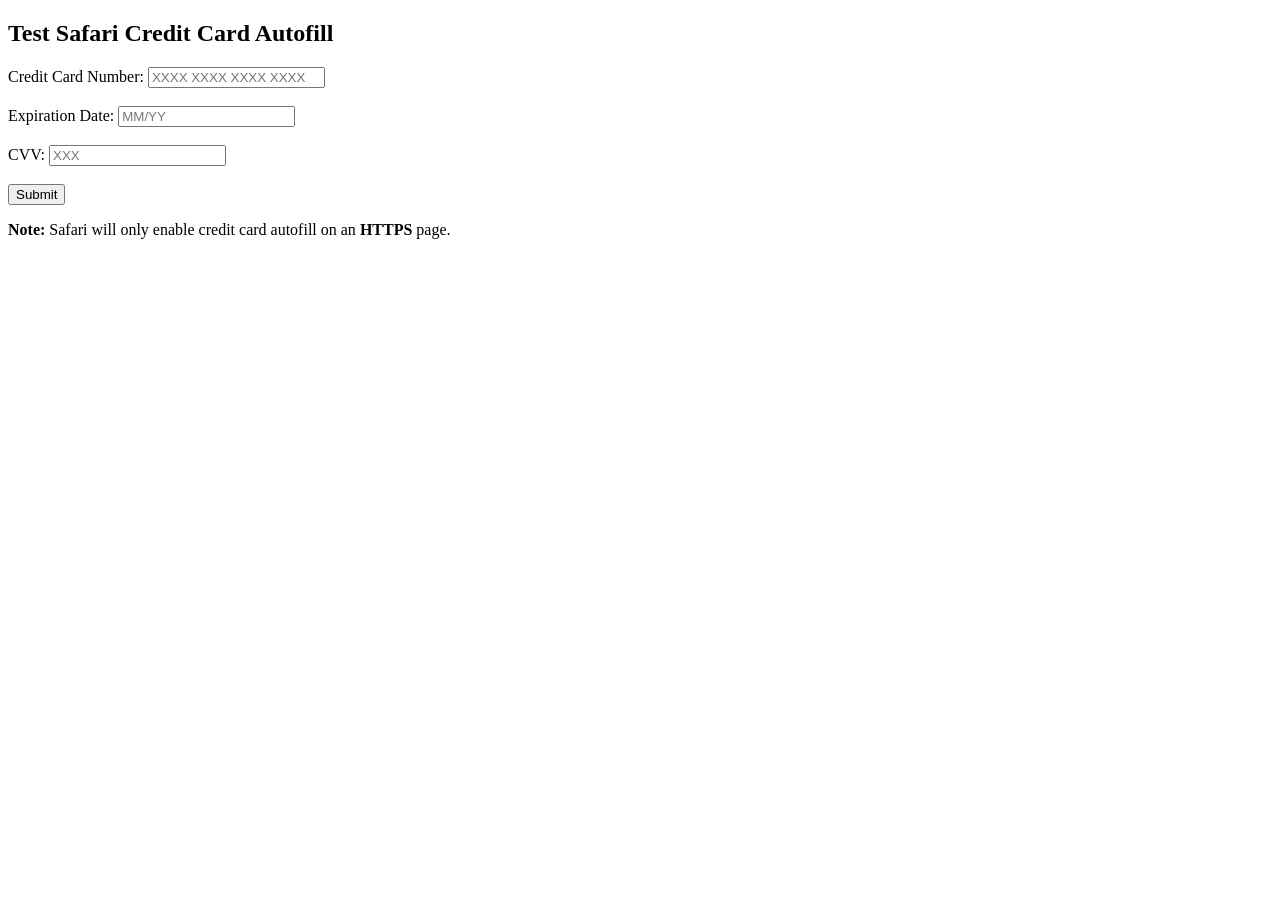
<file: index.html>
<!DOCTYPE html>
<html lang="en">
<head>
    <meta charset="UTF-8">
    <meta name="viewport" content="width=device-width, initial-scale=1.0">
    <title>Safari Credit Card Autofill Test</title>
</head>
<body>
    <h2>Test Safari Credit Card Autofill</h2>
    <form action="#" method="post">
        <label for="cc-number">Credit Card Number:</label>
        <input type="text" id="cc-number" name="cc-number" autocomplete="cc-number" placeholder="XXXX XXXX XXXX XXXX" required>
        <input type="text" id="af-cc-exp" name="af-cc-exp" autocomplete="cc-exp" placeholder="MM/YY" style="display: none;">
        <input type="text" id="af-cc-csc" name="af-cc-csc" autocomplete="cc-csc" placeholder="XXX" style="display: none;">
        <br><br>
        
        <label for="cc-exp">Expiration Date:</label>
        <input type="text" id="cc-exp" name="cc-exp" autocomplete="cc-exp" placeholder="MM/YY" required>
        <br><br>
        
        <label for="cc-csc">CVV:</label>
        <input type="text" id="cc-csc" name="cc-csc" autocomplete="cc-csc" placeholder="XXX" required>
        <br><br>
        
        <button type="submit">Submit</button>
    </form>

    <p><strong>Note:</strong> Safari will only enable credit card autofill on an <strong>HTTPS</strong> page.</p>
</body>
</html>
</file>
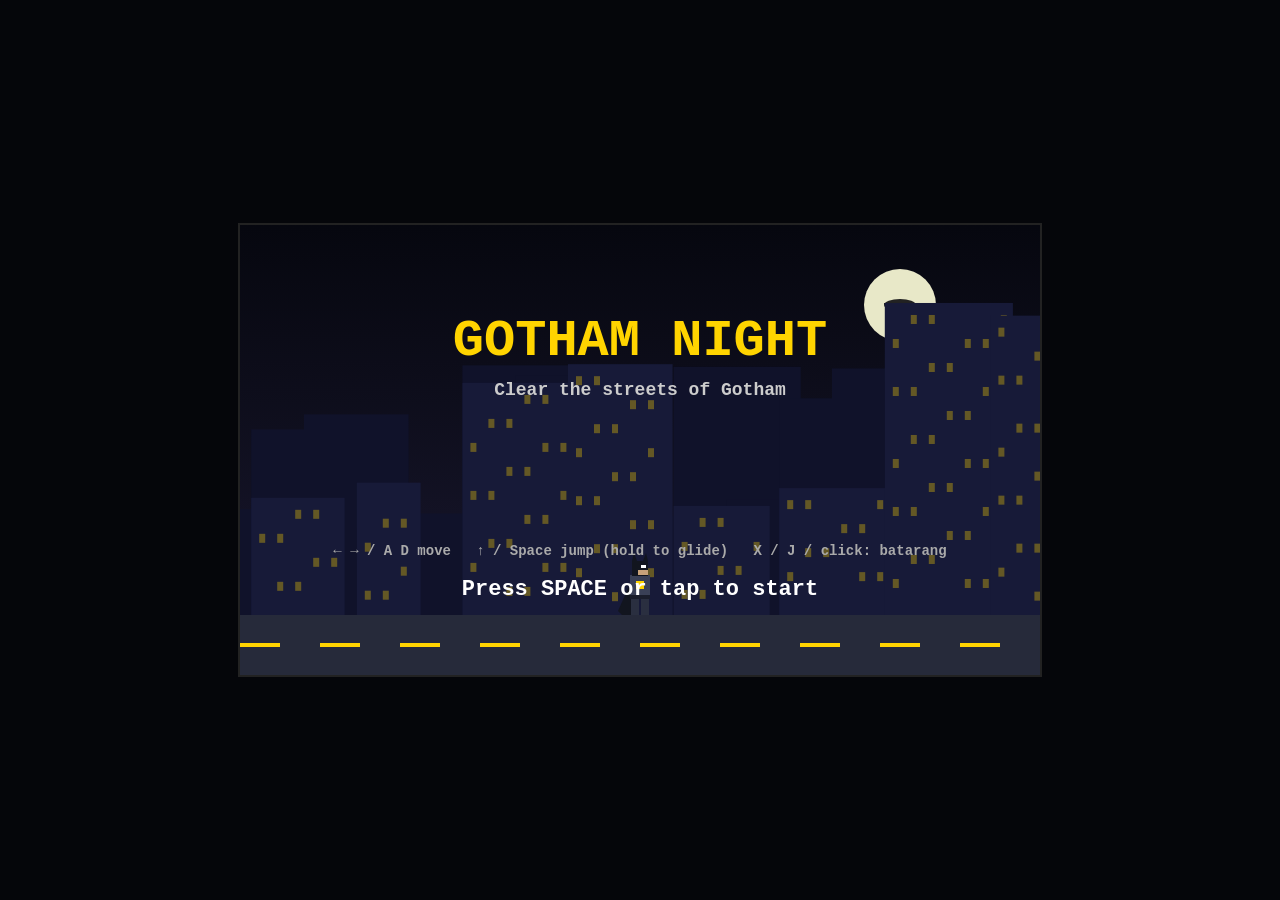
<file: batman/index.html>
<!DOCTYPE html>
<html lang="en">
<head>
<meta charset="UTF-8">
<meta name="viewport" content="width=device-width, initial-scale=1.0, user-scalable=no">
<title>Gotham Night — Batman Game</title>
<style>
  html,body{margin:0;height:100%;background:#05060a;color:#ffd400;font-family:"Courier New",monospace;overflow:hidden;touch-action:none}
  #wrap{position:relative;width:100%;height:100%;display:flex;align-items:center;justify-content:center}
  canvas{background:#0b0e1a;max-width:100%;max-height:100%;image-rendering:pixelated;border:2px solid #222}
  #touch{position:absolute;bottom:10px;left:0;right:0;display:none;justify-content:space-between;padding:0 14px;pointer-events:none}
  #touch div{pointer-events:auto}
  .btn{display:inline-block;width:64px;height:64px;line-height:64px;text-align:center;font-size:22px;background:rgba(255,212,0,.25);border:2px solid #ffd400;border-radius:50%;margin:0 4px;user-select:none}
  @media (pointer:coarse){#touch{display:flex}}
</style>
</head>
<body>
<div id="wrap">
  <canvas id="c" width="800" height="450"></canvas>
  <div id="touch">
    <div><span class="btn" id="bL">◀</span><span class="btn" id="bR">▶</span></div>
    <div><span class="btn" id="bT">✦</span><span class="btn" id="bJ">▲</span></div>
  </div>
</div>
<script>
const cv = document.getElementById('c'), ctx = cv.getContext('2d');
const W = cv.width, H = cv.height, GROUND = H - 60, GRAV = 0.7;
const keys = {};
let state = 'title', best = +localStorage.batBest || 0;

addEventListener('keydown', e => {
  keys[e.code] = true;
  if (['Space','ArrowUp','ArrowDown','ArrowLeft','ArrowRight'].includes(e.code)) e.preventDefault();
  if ((e.code === 'Enter' || e.code === 'Space') && state !== 'play') start();
  if (e.code === 'KeyX' || e.code === 'KeyJ') throwBatarang();
});
addEventListener('keyup', e => keys[e.code] = false);
function hold(id, code){
  const el = document.getElementById(id);
  const on = e => { e.preventDefault(); keys[code] = true; if (state !== 'play') start(); if (code==='KeyX') throwBatarang(); };
  const off = e => { e.preventDefault(); keys[code] = false; };
  el.addEventListener('touchstart', on); el.addEventListener('touchend', off); el.addEventListener('touchcancel', off);
}
hold('bL','ArrowLeft'); hold('bR','ArrowRight'); hold('bJ','Space'); hold('bT','KeyX');
cv.addEventListener('mousedown', () => { if (state !== 'play') start(); else throwBatarang(); });

let p, enemies, shots, parts, score, tick, camX, buildings, wave, flash;

function makeBuildings(){
  buildings = [];
  for (let i = 0; i < 40; i++){
    const w = 60 + Math.random()*80, h = 100 + Math.random()*220;
    buildings.push({x:i*110, w, h, win:Math.random()});
  }
}

function start(){
  p = {x:120,y:GROUND,vx:0,vy:0,w:26,h:46,face:1,hp:5,cool:0,inv:0,ground:true,glide:false};
  enemies = []; shots = []; parts = []; score = 0; tick = 0; camX = 0; wave = 0; flash = 0;
  makeBuildings();
  state = 'play';
}

function throwBatarang(){
  if (state !== 'play' || p.cool > 0) return;
  p.cool = 14;
  shots.push({x:p.x + p.face*14, y:p.y - 28, vx:p.face*11, life:70, rot:0});
}

function spawn(){
  const side = Math.random() < 0.5 ? -1 : 1;
  const x = camX + (side < 0 ? -40 : W + 40);
  const r = Math.random();
  if (r < 0.6) enemies.push({type:'thug',x,y:GROUND,w:26,h:44,vx:side*-(1+Math.random()*1.2+wave*.08),hp:1,t:0});
  else if (r < 0.88) enemies.push({type:'drone',x,y:120+Math.random()*140,w:34,h:18,vx:side*-(1.5+wave*.1),hp:1,t:Math.random()*6});
  else enemies.push({type:'brute',x,y:GROUND,w:38,h:58,vx:side*-(.8+wave*.05),hp:4,t:0});
}

function burst(x,y,color,n=10){
  for (let i=0;i<n;i++) parts.push({x,y,vx:(Math.random()-.5)*7,vy:(Math.random()-.8)*6,life:25+Math.random()*15,color});
}

function hit(a,b){ return Math.abs(a.x-b.x) < (a.w+b.w)/2 && Math.abs((a.y-a.h/2)-(b.y-b.h/2)) < (a.h+b.h)/2; }

function update(){
  tick++;
  wave = Math.floor(score / 500);
  // player
  const mv = (keys.ArrowRight||keys.KeyD ? 1:0) - (keys.ArrowLeft||keys.KeyA ? 1:0);
  p.vx = mv * 4.2; if (mv) p.face = mv;
  if ((keys.Space||keys.ArrowUp||keys.KeyW) && p.ground){ p.vy = -13.5; p.ground = false; }
  p.glide = !p.ground && p.vy > 0 && (keys.Space||keys.ArrowUp||keys.KeyW);
  p.vy += p.glide ? GRAV*0.25 : GRAV;
  if (p.glide && p.vy > 2.2) p.vy = 2.2;
  p.x += p.vx; p.y += p.vy;
  if (p.y >= GROUND){ p.y = GROUND; p.vy = 0; p.ground = true; }
  if (p.x < 20) p.x = 20;
  camX += (p.x - W/2 - camX) * 0.1;
  if (camX < 0) camX = 0;
  if (p.cool > 0) p.cool--;
  if (p.inv > 0) p.inv--;
  if (keys.KeyX||keys.KeyJ){ if (tick % 12 === 0) throwBatarang(); }

  // spawn
  if (tick % Math.max(25, 80 - wave*6) === 0) spawn();

  // shots
  for (const s of shots){ s.x += s.vx; s.life--; s.rot += .5; }
  shots = shots.filter(s => s.life > 0);

  // enemies
  for (const e of enemies){
    e.t += .1;
    if (e.type === 'drone'){ e.x += e.vx; e.y += Math.sin(e.t)*1.4; }
    else {
      const dir = Math.sign(p.x - e.x);
      e.x += (e.type==='brute' ? 1.1 + wave*.05 : Math.abs(e.vx)) * dir;
    }
    for (const s of shots){
      if (s.life > 0 && hit({x:s.x,y:s.y+4,w:16,h:8}, e)){
        s.life = 0; e.hp--; burst(e.x, e.y-e.h/2, '#ffd400', 6);
        if (e.hp <= 0){ e.dead = true; burst(e.x, e.y-e.h/2, '#f33', 14); score += e.type==='brute'?50:e.type==='drone'?20:10; }
      }
    }
    if (!e.dead && p.inv <= 0 && hit(p, e)){
      p.hp--; p.inv = 90; flash = 8; burst(p.x, p.y-24, '#fff', 12);
      p.vx = 0; p.x += Math.sign(p.x - e.x) * 40; p.vy = -7; p.ground = false;
      if (p.hp <= 0){ state = 'over'; best = Math.max(best, score); localStorage.batBest = best; }
    }
  }
  enemies = enemies.filter(e => !e.dead && Math.abs(e.x - p.x) < 1200);
  shots = shots.filter(s => s.life > 0);

  for (const q of parts){ q.x += q.vx; q.y += q.vy; q.vy += .3; q.life--; }
  parts = parts.filter(q => q.life > 0);
  if (flash > 0) flash--;
  if (tick % 30 === 0) score += 1;
}

function drawBat(x, y, face){
  ctx.save(); ctx.translate(x, y); ctx.scale(face, 1);
  // cape
  ctx.fillStyle = '#12151f';
  ctx.beginPath(); ctx.moveTo(-6,-40); ctx.lineTo(-22 - (p.glide?10:0), p.glide?-30:-4); ctx.lineTo(-18,0); ctx.lineTo(-4,0); ctx.fill();
  if (p.glide){ ctx.beginPath(); ctx.moveTo(-6,-38); ctx.lineTo(-44,-26); ctx.lineTo(-34,-18); ctx.lineTo(-22,-24); ctx.lineTo(-12,-14); ctx.fill(); }
  // legs / body
  ctx.fillStyle = '#2a2f40'; ctx.fillRect(-9,-18,8,18); ctx.fillRect(1,-18,8,18);
  ctx.fillStyle = '#3a4056'; ctx.fillRect(-10,-40,20,24);
  ctx.fillStyle = '#ffd400'; ctx.fillRect(-4,-34,8,8);          // belt emblem
  ctx.fillStyle = '#1a1d2b'; ctx.fillRect(-10,-20,20,4);        // belt
  // head + cowl
  ctx.fillStyle = '#12151f'; ctx.fillRect(-8,-54,16,15);
  ctx.beginPath(); ctx.moveTo(-8,-54); ctx.lineTo(-6,-62); ctx.lineTo(-3,-54); ctx.fill();
  ctx.beginPath(); ctx.moveTo(8,-54); ctx.lineTo(6,-62); ctx.lineTo(3,-54); ctx.fill();
  ctx.fillStyle = '#fff'; ctx.fillRect(1,-50,5,3);              // eye
  ctx.fillStyle = '#c8a27a'; ctx.fillRect(-2,-45,10,5);         // jaw
  ctx.restore();
}

function drawEnemy(e){
  const x = e.x - camX, y = e.y;
  ctx.save(); ctx.translate(x, y);
  if (e.type === 'drone'){
    ctx.fillStyle = '#c33'; ctx.fillRect(-17,-18,34,12);
    ctx.fillStyle = '#ff6'; ctx.fillRect(-4,-15,8,6);
    ctx.fillStyle = '#888'; ctx.fillRect(-22,-22,44,3);
    ctx.fillRect(-22 + (Math.floor(tick/3)%2)*10, -26, 12, 2);
  } else {
    const big = e.type === 'brute', s = big ? 1.4 : 1;
    ctx.scale(s, s);
    ctx.fillStyle = big ? '#5a2a6a' : '#6a3a2a'; ctx.fillRect(-11,-30,22,30);
    ctx.fillStyle = '#222'; ctx.fillRect(-9,-12,7,12); ctx.fillRect(2,-12,7,12);
    ctx.fillStyle = '#d9b38c'; ctx.fillRect(-7,-42,14,12);
    ctx.fillStyle = big ? '#a0f' : '#444'; ctx.fillRect(-8,-44,16,5);
    ctx.fillStyle = '#000'; ctx.fillRect(-4,-38,3,3); ctx.fillRect(2,-38,3,3);
    if (big){ ctx.scale(1/s,1/s); ctx.fillStyle='#400'; ctx.fillRect(-20,-70,40,4); ctx.fillStyle='#f33'; ctx.fillRect(-20,-70,40*e.hp/4,4); }
  }
  ctx.restore();
}

function drawBg(){
  const g = ctx.createLinearGradient(0,0,0,H);
  g.addColorStop(0,'#06070f'); g.addColorStop(1,'#1a1830');
  ctx.fillStyle = g; ctx.fillRect(0,0,W,H);
  // moon + bat signal
  ctx.fillStyle = '#e8e8c8'; ctx.beginPath(); ctx.arc(660,80,36,0,7); ctx.fill();
  ctx.fillStyle = '#222'; ctx.beginPath();
  ctx.ellipse(660,80,16,6,0,0,7); ctx.fill();
  ctx.fillRect(644,78,32,2);
  // skyline parallax
  for (const layer of [0.3, 0.6]){
    ctx.fillStyle = layer < .5 ? '#10122a' : '#171a38';
    for (const b of buildings){
      const bx = b.x*layer*1.6 - camX*layer + 0;
      const x = ((bx % 4400) + 4400) % 4400 - 200;
      const h = b.h * (layer < .5 ? .8 : 1);
      ctx.fillRect(x, GROUND - h, b.w, h);
      if (layer > .5){
        ctx.fillStyle = '#ffd40055';
        for (let wy = GROUND - h + 12; wy < GROUND - 20; wy += 24)
          for (let wx = x + 8; wx < x + b.w - 10; wx += 18)
            if (((wx*7 + wy*3) % 5) < 2) ctx.fillRect(wx, wy, 6, 9);
        ctx.fillStyle = '#171a38';
      }
    }
  }
  ctx.fillStyle = '#262a3a'; ctx.fillRect(0, GROUND, W, H - GROUND);
  ctx.fillStyle = '#ffd400'; 
  for (let x = -((camX) % 80); x < W; x += 80) ctx.fillRect(x, GROUND + 28, 40, 4);
}

function text(t, x, y, size, color='#ffd400', align='center'){
  ctx.fillStyle = color; ctx.font = `bold ${size}px "Courier New", monospace`; ctx.textAlign = align; ctx.fillText(t, x, y);
}

function draw(){
  drawBg();
  if (state === 'title'){
    drawBat(W/2, GROUND, 1);
    text('GOTHAM NIGHT', W/2, 130, 52);
    text('Clear the streets of Gotham', W/2, 170, 18, '#ccc');
    text('← → / A D move   ↑ / Space jump (hold to glide)   X / J / click: batarang', W/2, 330, 14, '#aaa');
    text('Press SPACE or tap to start', W/2, 370, 22, '#fff');
    if (best) text('Best: ' + best, W/2, 400, 16, '#ffd400');
    return;
  }
  for (const e of enemies) drawEnemy(e);
  ctx.save(); ctx.translate(-camX, 0);
  if (!(p.inv > 0 && Math.floor(tick/4)%2)) drawBat(p.x, p.y, p.face);
  ctx.fillStyle = '#ccc';
  for (const s of shots){
    ctx.save(); ctx.translate(s.x, s.y); ctx.rotate(s.rot);
    ctx.beginPath(); ctx.moveTo(-9,0); ctx.lineTo(0,-3); ctx.lineTo(9,0); ctx.lineTo(0,5); ctx.fill();
    ctx.restore();
  }
  for (const q of parts){ ctx.fillStyle = q.color; ctx.fillRect(q.x, q.y, 3, 3); }
  ctx.restore();

  // HUD
  text('SCORE ' + score, 14, 28, 20, '#ffd400', 'left');
  text('BEST ' + Math.max(best, score), 14, 50, 14, '#aaa', 'left');
  for (let i = 0; i < 5; i++){
    ctx.fillStyle = i < p.hp ? '#f33' : '#401';
    ctx.fillRect(W - 30 - i*26, 14, 20, 16);
  }
  if (flash) { ctx.fillStyle = 'rgba(255,0,0,.25)'; ctx.fillRect(0,0,W,H); }
  if (state === 'over'){
    ctx.fillStyle = 'rgba(0,0,0,.65)'; ctx.fillRect(0,0,W,H);
    text('GAME OVER', W/2, 190, 52, '#f33');
    text('Score: ' + score + '   Best: ' + best, W/2, 235, 22, '#fff');
    text('Press SPACE or tap to retry', W/2, 285, 18, '#ffd400');
  }
}

function loop(){
  if (state === 'play') update();
  else if (state === 'title') { if (!buildings) makeBuildings(); camX = 0; p = p || {glide:false,inv:0}; }
  draw();
  requestAnimationFrame(loop);
}
makeBuildings(); camX = 0; enemies = []; shots = []; parts = []; p = {glide:false,inv:0};
loop();
</script>
</body>
</html>
</file>
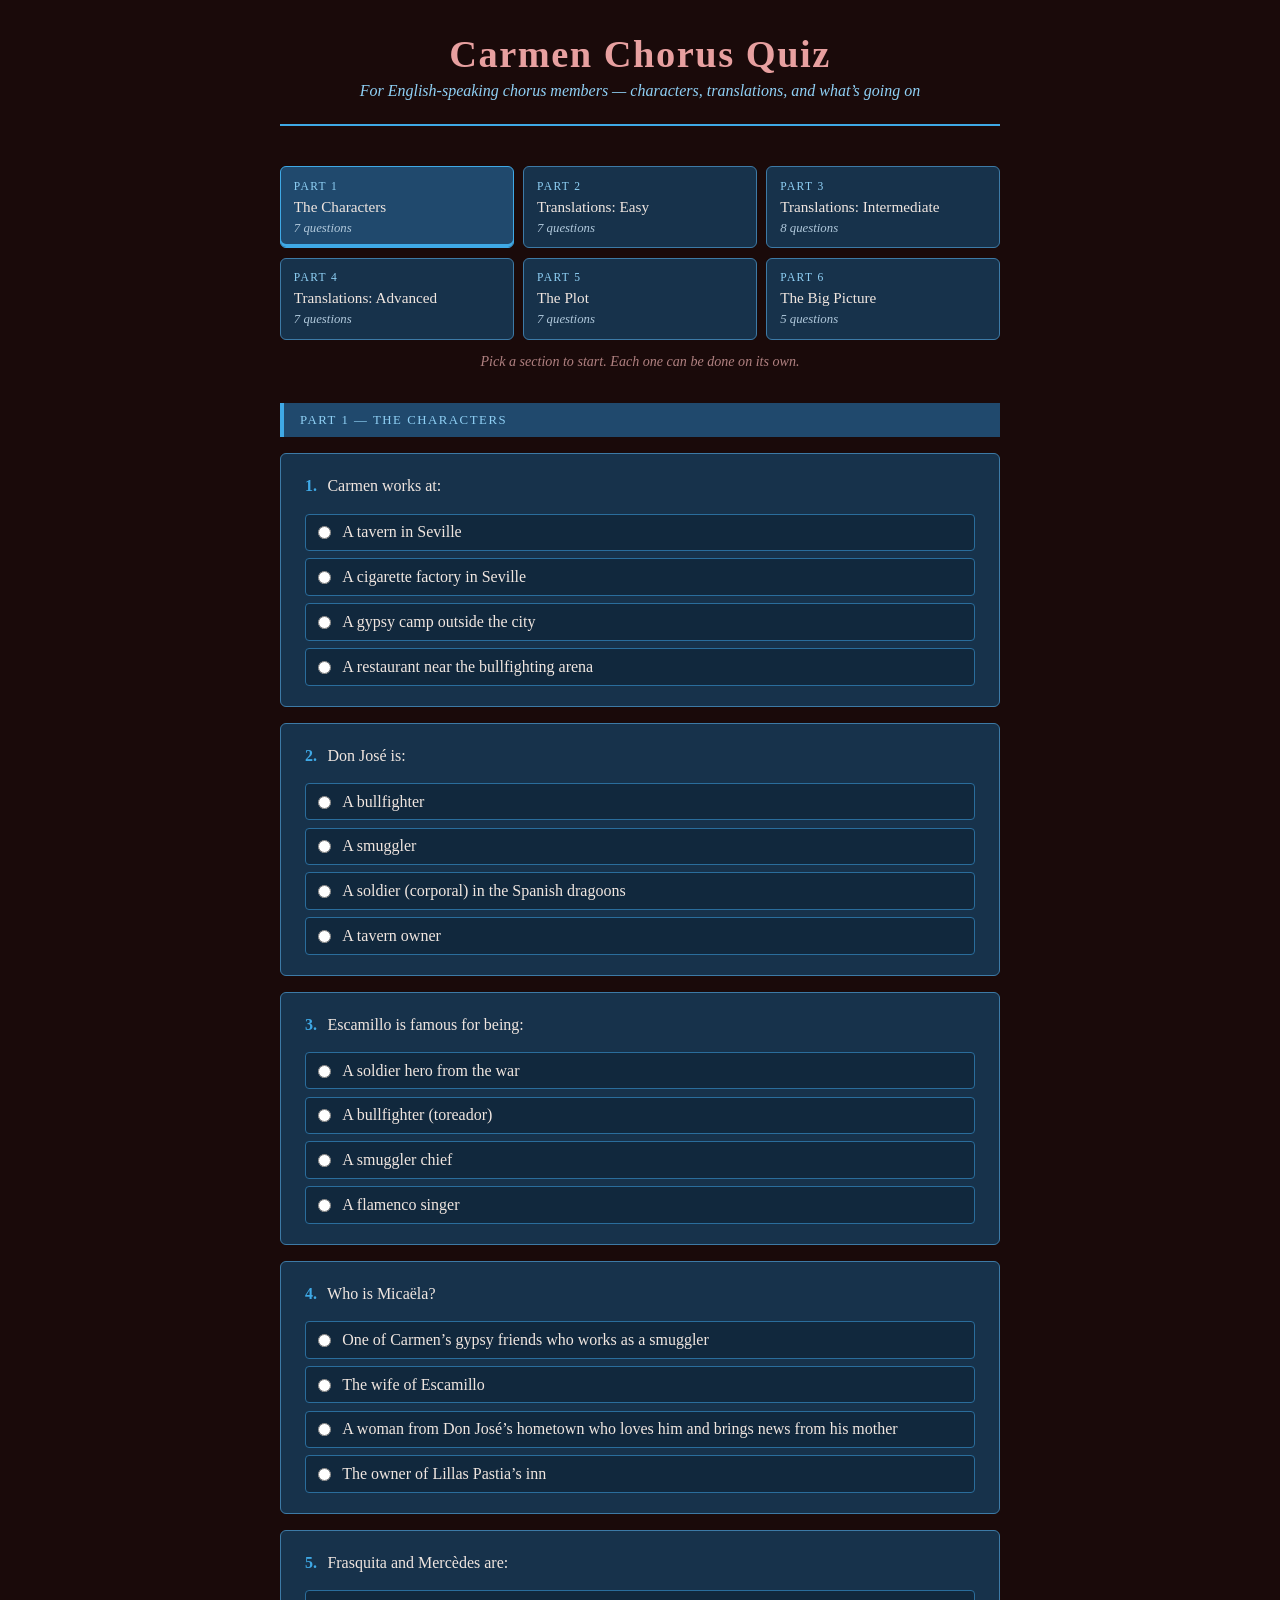
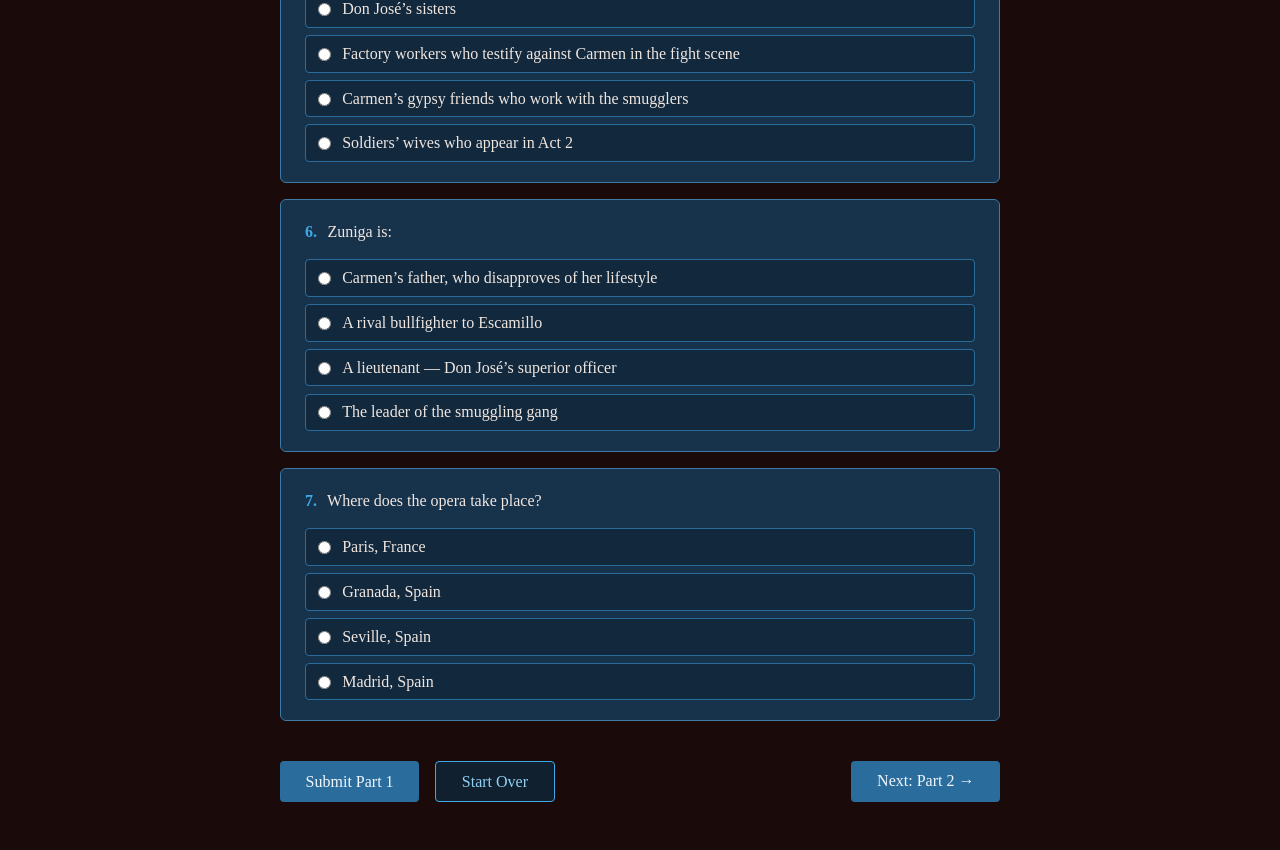
<file: carmen-quiz/index.html>
<!DOCTYPE html>
<html lang="en">
<head>
  <meta charset="UTF-8">
  <meta name="viewport" content="width=device-width, initial-scale=1.0">
  <title>Carmen Chorus Quiz</title>
  <style>
    *, *::before, *::after { box-sizing: border-box; margin: 0; padding: 0; }

    :root {
      --azure: #3fa9e6;
      --azure-light: #8fd0f5;
      --azure-deep: #2a6d9c;
      --azure-bg: #10202e;
      --azure-line: #3d7aa6;
      --panel: #17324b;
      --panel-deep: #11283d;
      --panel-hover: #1f4466;
      --panel-active: #20496d;
      --muted: #b0c8db;
    }

    body {
      font-family: Georgia, 'Times New Roman', serif;
      background: #1a0a0a;
      color: #f0e6e0;
      min-height: 100vh;
      padding: 2rem 1rem;
    }

    .container {
      max-width: 720px;
      margin: 0 auto;
    }

    header {
      text-align: center;
      margin-bottom: 2.5rem;
      padding-bottom: 1.5rem;
      border-bottom: 2px solid var(--azure);
    }

    header h1 {
      font-size: 2.4rem;
      color: #e8a0a0;
      letter-spacing: 0.04em;
      margin-bottom: 0.4rem;
    }

    header p {
      color: var(--azure-light);
      font-style: italic;
      font-size: 1rem;
    }

    .section-header {
      background: var(--panel-active);
      border-left: 4px solid var(--azure);
      padding: 0.6rem 1rem;
      margin: 2rem 0 1rem;
      font-size: 0.8rem;
      text-transform: uppercase;
      letter-spacing: 0.12em;
      color: var(--azure-light);
    }

    .question-block {
      background: var(--panel);
      border: 1px solid var(--azure-line);
      border-radius: 6px;
      padding: 1.25rem 1.5rem;
      margin-bottom: 1rem;
    }

    .question-text {
      font-size: 1rem;
      line-height: 1.55;
      margin-bottom: 0.9rem;
      color: #f0e6e0;
    }

    .q-num {
      color: var(--azure);
      font-weight: bold;
      margin-right: 0.4em;
    }

    .options {
      display: flex;
      flex-direction: column;
      gap: 0.45rem;
    }

    .option {
      display: flex;
      align-items: flex-start;
      gap: 0.7rem;
      padding: 0.55rem 0.75rem;
      border-radius: 4px;
      border: 1px solid var(--azure-deep);
      cursor: pointer;
      transition: background 0.15s, border-color 0.15s;
      background: var(--panel-deep);
      user-select: none;
    }

    .option:hover {
      background: var(--panel-hover);
      border-color: var(--azure);
    }

    .option input[type="radio"] {
      accent-color: var(--azure);
      margin-top: 3px;
      flex-shrink: 0;
    }

    .option.correct {
      background: #0a2a0a;
      border-color: #3a7a3a;
      color: #90e090;
    }

    .option.wrong {
      background: #2a0a0a;
      border-color: #8b1a1a;
      color: #e06060;
    }

    .option.reveal-correct {
      background: #0a2a0a;
      border-color: #3a7a3a;
      color: #90e090;
    }

    .option label {
      cursor: pointer;
      line-height: 1.4;
      font-size: 0.95rem;
    }

    .feedback {
      margin-top: 0.7rem;
      font-size: 0.88rem;
      font-style: italic;
      color: var(--muted);
      display: none;
      line-height: 1.45;
    }

    .feedback.show { display: block; }
    .feedback.correct-fb { color: #70c070; }
    .feedback.wrong-fb { color: #d07070; }

    .controls {
      display: flex;
      gap: 1rem;
      margin: 2.5rem 0 1rem;
      flex-wrap: wrap;
    }

    button {
      font-family: inherit;
      font-size: 1rem;
      padding: 0.65rem 1.6rem;
      border-radius: 4px;
      border: none;
      cursor: pointer;
      transition: background 0.15s;
    }

    .submit-btn {
      background: var(--azure-deep);
      color: #f0f6fb;
    }

    .submit-btn:hover { background: #2878b0; }

    .submit-btn:disabled { display: none; }

    .reset-btn {
      background: var(--azure-bg);
      color: var(--azure-light);
      border: 1px solid var(--azure);
    }

    .reset-btn:hover { background: #16304a; }

    .next-btn {
      font-size: 1rem;
      padding: 0.65rem 1.6rem;
      border-radius: 4px;
      text-decoration: none;
      transition: background 0.15s;
      background: var(--azure-deep);
      color: #f0f6fb;
      margin-left: auto;
    }

    .next-btn:hover { background: #2878b0; }

    .results {
      display: none;
      background: var(--panel);
      border: 1px solid var(--azure);
      border-radius: 6px;
      padding: 1.5rem;
      margin-top: 1.5rem;
      text-align: center;
    }

    .results h2 {
      color: var(--azure-light);
      font-size: 1.6rem;
      margin-bottom: 0.5rem;
    }

    .score-line {
      font-size: 2.5rem;
      font-weight: bold;
      color: #f0e6e0;
      margin: 0.5rem 0;
    }

    .result-msg {
      color: var(--muted);
      font-style: italic;
      margin-top: 0.4rem;
    }

    .section-nav {
      display: grid;
      grid-template-columns: repeat(3, 1fr);
      gap: 0.6rem;
      margin-bottom: 0.8rem;
    }

    .section-nav a {
      display: block;
      background: var(--panel);
      border: 1px solid var(--azure-line);
      border-radius: 6px;
      padding: 0.7rem 0.8rem;
      color: #f0e6e0;
      text-decoration: none;
      line-height: 1.3;
      transition: background 0.15s, border-color 0.15s;
    }

    .section-nav a:hover { background: var(--panel-hover); border-color: var(--azure); }

    .section-nav a[aria-current="true"] {
      border-color: var(--azure);
      background: var(--panel-active);
      box-shadow: inset 0 -3px 0 var(--azure);
    }

    .nav-part {
      display: block;
      font-size: 0.72rem;
      text-transform: uppercase;
      letter-spacing: 0.12em;
      color: var(--azure-light);
    }

    .nav-title {
      display: block;
      font-size: 0.95rem;
      margin: 0.2rem 0;
    }

    .nav-status {
      display: block;
      font-size: 0.8rem;
      font-style: italic;
      color: var(--muted);
    }

    .nav-status.done { color: #70c070; font-style: normal; }

    .overall {
      text-align: center;
      font-size: 0.88rem;
      font-style: italic;
      color: #b08080;
      min-height: 1.3em;
    }

    .quiz-section[hidden] { display: none; }

    .progress-bar-wrap {
      background: var(--panel-hover);
      border-radius: 3px;
      height: 6px;
      margin: 1rem 0 0;
    }

    .progress-bar-fill {
      height: 100%;
      background: linear-gradient(90deg, var(--azure-deep), var(--azure));
      border-radius: 3px;
      transition: width 0.4s;
    }

    @media (max-width: 480px) {
      header h1 { font-size: 1.8rem; }
      .question-block { padding: 1rem; }
      .section-nav { grid-template-columns: repeat(2, 1fr); }
    }
  </style>
</head>
<body>
<div class="container">

  <header>
    <h1>Carmen Chorus Quiz</h1>
    <p>For English-speaking chorus members &mdash; characters, translations, and what&rsquo;s going on</p>
  </header>

  <nav class="section-nav" aria-label="Quiz sections"></nav>
  <p class="overall"></p>

  <main id="quiz">

    <section class="quiz-section" data-part="part-1" data-title="The Characters">
    <div class="section-header">Part 1 &mdash; The Characters</div>

    <div class="question-block" data-answer="b">
      <p class="question-text"><span class="q-num">1.</span> Carmen works at:</p>
      <div class="options">
        <label class="option"><input type="radio" name="q1" value="a"> <span>A tavern in Seville</span></label>
        <label class="option"><input type="radio" name="q1" value="b"> <span>A cigarette factory in Seville</span></label>
        <label class="option"><input type="radio" name="q1" value="c"> <span>A gypsy camp outside the city</span></label>
        <label class="option"><input type="radio" name="q1" value="d"> <span>A restaurant near the bullfighting arena</span></label>
      </div>
      <div class="feedback"></div>
    </div>

    <div class="question-block" data-answer="c">
      <p class="question-text"><span class="q-num">2.</span> Don Jos&eacute; is:</p>
      <div class="options">
        <label class="option"><input type="radio" name="q2" value="a"> <span>A bullfighter</span></label>
        <label class="option"><input type="radio" name="q2" value="b"> <span>A smuggler</span></label>
        <label class="option"><input type="radio" name="q2" value="c"> <span>A soldier (corporal) in the Spanish dragoons</span></label>
        <label class="option"><input type="radio" name="q2" value="d"> <span>A tavern owner</span></label>
      </div>
      <div class="feedback"></div>
    </div>

    <div class="question-block" data-answer="b">
      <p class="question-text"><span class="q-num">3.</span> Escamillo is famous for being:</p>
      <div class="options">
        <label class="option"><input type="radio" name="q3" value="a"> <span>A soldier hero from the war</span></label>
        <label class="option"><input type="radio" name="q3" value="b"> <span>A bullfighter (toreador)</span></label>
        <label class="option"><input type="radio" name="q3" value="c"> <span>A smuggler chief</span></label>
        <label class="option"><input type="radio" name="q3" value="d"> <span>A flamenco singer</span></label>
      </div>
      <div class="feedback"></div>
    </div>

    <div class="question-block" data-answer="c">
      <p class="question-text"><span class="q-num">4.</span> Who is Micaëla?</p>
      <div class="options">
        <label class="option"><input type="radio" name="q4" value="a"> <span>One of Carmen&rsquo;s gypsy friends who works as a smuggler</span></label>
        <label class="option"><input type="radio" name="q4" value="b"> <span>The wife of Escamillo</span></label>
        <label class="option"><input type="radio" name="q4" value="c"> <span>A woman from Don Jos&eacute;&rsquo;s hometown who loves him and brings news from his mother</span></label>
        <label class="option"><input type="radio" name="q4" value="d"> <span>The owner of Lillas Pastia&rsquo;s inn</span></label>
      </div>
      <div class="feedback"></div>
    </div>

    <div class="question-block" data-answer="c">
      <p class="question-text"><span class="q-num">5.</span> Frasquita and Merc&egrave;des are:</p>
      <div class="options">
        <label class="option"><input type="radio" name="q5" value="a"> <span>Don Jos&eacute;&rsquo;s sisters</span></label>
        <label class="option"><input type="radio" name="q5" value="b"> <span>Factory workers who testify against Carmen in the fight scene</span></label>
        <label class="option"><input type="radio" name="q5" value="c"> <span>Carmen&rsquo;s gypsy friends who work with the smugglers</span></label>
        <label class="option"><input type="radio" name="q5" value="d"> <span>Soldiers&rsquo; wives who appear in Act 2</span></label>
      </div>
      <div class="feedback"></div>
    </div>

    <div class="question-block" data-answer="c">
      <p class="question-text"><span class="q-num">6.</span> Zuniga is:</p>
      <div class="options">
        <label class="option"><input type="radio" name="q6" value="a"> <span>Carmen&rsquo;s father, who disapproves of her lifestyle</span></label>
        <label class="option"><input type="radio" name="q6" value="b"> <span>A rival bullfighter to Escamillo</span></label>
        <label class="option"><input type="radio" name="q6" value="c"> <span>A lieutenant &mdash; Don Jos&eacute;&rsquo;s superior officer</span></label>
        <label class="option"><input type="radio" name="q6" value="d"> <span>The leader of the smuggling gang</span></label>
      </div>
      <div class="feedback"></div>
    </div>

    <div class="question-block" data-answer="c">
      <p class="question-text"><span class="q-num">7.</span> Where does the opera take place?</p>
      <div class="options">
        <label class="option"><input type="radio" name="q7" value="a"> <span>Paris, France</span></label>
        <label class="option"><input type="radio" name="q7" value="b"> <span>Granada, Spain</span></label>
        <label class="option"><input type="radio" name="q7" value="c"> <span>Seville, Spain</span></label>
        <label class="option"><input type="radio" name="q7" value="d"> <span>Madrid, Spain</span></label>
      </div>
      <div class="feedback"></div>
    </div>
    </section>

    <section class="quiz-section" data-part="part-2" data-title="Translations: Easy">
    <div class="section-header">Part 2 &mdash; Translations: Easy</div>

    <div class="question-block" data-answer="c">
      <p class="question-text"><span class="q-num">8.</span> In the opening scene, the bored soldiers people-watch in the square and sing <em>Dr&ocirc;les de gens que ces gens-l&agrave;!</em> What are they saying?</p>
      <div class="options">
        <label class="option"><input type="radio" name="q8" value="a"> <span>&ldquo;These people are a bunch of thieves!&rdquo;</span></label>
        <label class="option"><input type="radio" name="q8" value="b"> <span>&ldquo;Let&rsquo;s go and have a drink with these people!&rdquo;</span></label>
        <label class="option"><input type="radio" name="q8" value="c"> <span>&ldquo;Funny lot, these people!&rdquo;</span></label>
        <label class="option"><input type="radio" name="q8" value="d"> <span>&ldquo;These people are all heading to the bullfight!&rdquo;</span></label>
      </div>
      <div class="feedback"><em>Dr&ocirc;le</em> means funny or odd. <em>Sur la place, chacun passe, chacun vient, chacun va</em>: everyone comes and goes, and the soldiers have nothing better to do than make snarky comments about them.</div>
    </div>

    <div class="question-block" data-answer="b">
      <p class="question-text"><span class="q-num">9.</span> The factory bell rings, the young men gather in the square and sing <em>La cloche a sonn&eacute;</em>. What are they waiting for?</p>
      <div class="options">
        <label class="option"><input type="radio" name="q9" value="a"> <span>The soldiers to change the guard</span></label>
        <label class="option"><input type="radio" name="q9" value="b"> <span>The cigarette girls to come out of the factory on their break</span></label>
        <label class="option"><input type="radio" name="q9" value="c"> <span>Mass to finish so they can head to the bullfight</span></label>
        <label class="option"><input type="radio" name="q9" value="d"> <span>Lillas Pastia to open the tavern</span></label>
      </div>
      <div class="feedback"><em>La cloche a sonn&eacute;, nous venons ici guetter le retour</em>: the bell has rung, and we&rsquo;ve come to watch for you. They plan to follow the <em>brunes cigari&egrave;res</em> (dark-haired cigarette girls), murmuring sweet nothings.</div>
    </div>

    <div class="question-block" data-answer="d">
      <p class="question-text"><span class="q-num">10.</span> The young men (tenors, that&rsquo;s you) crowd around Carmen and beg: <em>Carmen! sois gentille, au moins r&eacute;ponds-nous, et dis-nous quel jour tu nous aimeras!</em> What do they ask, and what&rsquo;s her answer?</p>
      <div class="options">
        <label class="option"><input type="radio" name="q10" value="a"> <span>&ldquo;Tell us which one of us you love&rdquo; &mdash; she points at Don Jos&eacute;</span></label>
        <label class="option"><input type="radio" name="q10" value="b"> <span>&ldquo;Tell us when your shift ends&rdquo; &mdash; she says when the bell rings</span></label>
        <label class="option"><input type="radio" name="q10" value="c"> <span>&ldquo;Be kind and dance for us&rdquo; &mdash; she says only for the soldiers</span></label>
        <label class="option"><input type="radio" name="q10" value="d"> <span>&ldquo;Tell us what day you&rsquo;ll love us&rdquo; &mdash; she says maybe never, maybe tomorrow, but not today</span></label>
      </div>
      <div class="feedback"><em>Quand je vous aimerai? Ma foi, je ne sais pas&hellip; Peut-&ecirc;tre jamais, peut-&ecirc;tre demain; mais pas aujourd&rsquo;hui, c&rsquo;est certain.</em> Then she launches straight into the Habanera.</div>
    </div>

    <div class="question-block" data-answer="b">
      <p class="question-text"><span class="q-num">11.</span> A fight breaks out inside the factory and the women&rsquo;s chorus splits in two, one side shouting <em>C&rsquo;est la Carmencita!</em> and the other <em>Non, non! ce n&rsquo;est pas elle!</em> What are they arguing about?</p>
      <div class="options">
        <label class="option"><input type="radio" name="q11" value="a"> <span>Whether Carmen is coming out on her break</span></label>
        <label class="option"><input type="radio" name="q11" value="b"> <span>Who started the fight &mdash; one side blames Carmen, the other says it was Manuelita</span></label>
        <label class="option"><input type="radio" name="q11" value="c"> <span>Which of the women Don Jos&eacute; has been watching</span></label>
        <label class="option"><input type="radio" name="q11" value="d"> <span>Whether Carmen should be let back into the factory</span></label>
      </div>
      <div class="feedback">Zuniga is trying to get a straight story and both halves of the chorus shout over each other, singing different words at the same time. Know which side you&rsquo;re on!</div>
    </div>

    <div class="question-block" data-answer="c">
      <p class="question-text"><span class="q-num">12.</span> Our Act 4 starts with <em>Les voici! Voici la quadrille!</em> and then <em>Sur les lances le soleil brille, en l&rsquo;air toques et sombreros!</em> What&rsquo;s going on?</p>
      <div class="options">
        <label class="option"><input type="radio" name="q12" value="a"> <span>&ldquo;The soldiers are here &mdash; hats off for the lieutenant!&rdquo;</span></label>
        <label class="option"><input type="radio" name="q12" value="b"> <span>&ldquo;The bull is loose &mdash; everyone duck!&rdquo;</span></label>
        <label class="option"><input type="radio" name="q12" value="c"> <span>&ldquo;Here come the bullfighters! The sun glints on their lances &mdash; hats in the air!&rdquo;</span></label>
        <label class="option"><input type="radio" name="q12" value="d"> <span>&ldquo;Here&rsquo;s the square dance &mdash; grab a partner and throw your hat in the ring!&rdquo;</span></label>
      </div>
      <div class="feedback"><em>La quadrille</em> (Spanish <em>cuadrilla</em>) is a matador&rsquo;s team, not the dance. <em>Toques et sombreros</em> are caps and hats, and up they go.</div>
    </div>

    <div class="question-block" data-answer="a">
      <p class="question-text"><span class="q-num">13.</span> Leading the Act 4 procession is the alguazil, and the crowd greets him with <em>&Agrave; bas! &agrave; bas!</em> Who is the alguazil, and why the boos?</p>
      <div class="options">
        <label class="option"><input type="radio" name="q13" value="a"> <span>The town constable &mdash; the local law officer nobody likes &mdash; so it&rsquo;s &ldquo;Down with him!&rdquo;</span></label>
        <label class="option"><input type="radio" name="q13" value="b"> <span>The owner of the bulls &mdash; the crowd thinks his bulls are too tame</span></label>
        <label class="option"><input type="radio" name="q13" value="c"> <span>Escamillo&rsquo;s rival matador &mdash; the crowd thinks he&rsquo;s a coward</span></label>
        <label class="option"><input type="radio" name="q13" value="d"> <span>The mayor of Seville &mdash; he&rsquo;s just raised the ticket prices</span></label>
      </div>
      <div class="feedback"><em>Alguazil</em> (Spanish <em>alguacil</em>) is a constable or bailiff, a petty officer of the law. The libretto calls him <em>l&rsquo;alguazil &agrave; vilaine face</em>, the ugly-faced constable. Everyone who follows him gets a hero&rsquo;s welcome; the policeman gets jeered. <em>&Agrave; bas</em> = &ldquo;down with,&rdquo; not <em>l&agrave;-bas</em> (&ldquo;over there&rdquo;). Boo him with gusto.</div>
    </div>

    <div class="question-block" data-answer="d">
      <p class="question-text"><span class="q-num">14.</span> All through the procession you switch between <em>voici</em> (<em>Voici, d&eacute;bouchant sur la place&hellip;</em>, <em>Voici les banderilleros!</em>) and <em>voyez</em> (<em>Voyez les banderilleros!</em>, <em>Voyez les picadors!</em>). What&rsquo;s the difference?</p>
      <div class="options">
        <label class="option"><input type="radio" name="q14" value="a"> <span>Both mean &ldquo;here they are&rdquo; &mdash; Bizet just needed a different rhyme</span></label>
        <label class="option"><input type="radio" name="q14" value="b"> <span><em>Voici</em> = &ldquo;over there&rdquo; (far away); <em>voyez</em> = &ldquo;right here&rdquo; (close up)</span></label>
        <label class="option"><input type="radio" name="q14" value="c"> <span><em>Voici</em> = &ldquo;make way&rdquo;; <em>voyez</em> = &ldquo;sit down so others can see&rdquo;</span></label>
        <label class="option"><input type="radio" name="q14" value="d"> <span><em>Voici</em> = &ldquo;here comes&hellip;&rdquo;, announcing who&rsquo;s arriving; <em>voyez</em> = &ldquo;look at&hellip;&rdquo;, pointing them out</span></label>
      </div>
      <div class="feedback"><em>Voici</em> comes from <em>vois ici</em>, &ldquo;see here&rdquo;: here is, here come. It announces an arrival (<em>Les voici! Voici la quadrille!</em>). <em>Voyez</em> is the command form of <em>voir</em>: &ldquo;look!&rdquo; It points out what&rsquo;s already in front of you (<em>Voyez quel air de cr&acirc;nerie!</em>). Sing <em>voici</em> as they enter and <em>voyez</em> as you show them off. (<em>Voil&agrave;</em> = &ldquo;there is.&rdquo;)</div>
    </div>
    </section>

    <section class="quiz-section" data-part="part-3" data-title="Translations: Intermediate">
    <div class="section-header">Part 3 &mdash; Translations: Intermediate</div>

    <div class="question-block" data-answer="c">
      <p class="question-text"><span class="q-num">15.</span> Moral&egrave;s and the soldiers try to get Mica&euml;la to wait with them for Don Jos&eacute;. She slips away, promising to come back <em>quand la garde montante remplacera la garde descendante</em>. When is that?</p>
      <div class="options">
        <label class="option"><input type="radio" name="q15" value="a"> <span>When the sun goes down over the square</span></label>
        <label class="option"><input type="radio" name="q15" value="b"> <span>When the factory bell rings for the girls&rsquo; break</span></label>
        <label class="option"><input type="radio" name="q15" value="c"> <span>At the changing of the guard &mdash; when the new guard comes on duty to relieve the old one</span></label>
        <label class="option"><input type="radio" name="q15" value="d"> <span>When the soldiers march down from the fort into town</span></label>
      </div>
      <div class="feedback"><em>La garde montante</em> is the guard coming on duty; <em>la garde descendante</em> is the guard going off. Don Jos&eacute; is with the relief guard, so that&rsquo;s when she&rsquo;ll find him. She&rsquo;s not falling for the soldiers&rsquo; &ldquo;stay and wait with us&rdquo; routine.</div>
    </div>

    <div class="question-block" data-answer="a">
      <p class="question-text"><span class="q-num">16.</span> The cigarette girls drift out on their break, watching their smoke rise, and decide that lovers&rsquo; sweet talk, raptures and vows are all <em>fum&eacute;e</em>. What&rsquo;s the joke?</p>
      <div class="options">
        <label class="option"><input type="radio" name="q16" value="a"> <span>Lovers&rsquo; promises are just smoke &mdash; they drift away into thin air</span></label>
        <label class="option"><input type="radio" name="q16" value="b"> <span>Love is like fire &mdash; it burns you if you get too close</span></label>
        <label class="option"><input type="radio" name="q16" value="c"> <span>Lovers&rsquo; words are perfumed, like good tobacco</span></label>
        <label class="option"><input type="radio" name="q16" value="d"> <span>Smoking and flirting are both banned at the factory, so they do both</span></label>
      </div>
      <div class="feedback"><em>Le doux parler des amants, c&rsquo;est fum&eacute;e! Leurs transports et leurs serments, c&rsquo;est fum&eacute;e!</em> They spend the whole chorus dreamily following the smoke (<em>Dans l&rsquo;air, nous suivons des yeux la fum&eacute;e</em>), then land the punchline: men&rsquo;s promises are just as flimsy.</div>
    </div>

    <div class="question-block" data-answer="d">
      <p class="question-text"><span class="q-num">17.</span> In the Toreador Song refrain, everyone sings <em>Et songe bien, oui, songe en combattant, qu&rsquo;un &oelig;il noir te regarde, et que l&rsquo;amour t&rsquo;attend.</em> What is the <em>&oelig;il noir</em>?</p>
      <div class="options">
        <label class="option"><input type="radio" name="q17" value="a"> <span>The black bull, watching him from the gate</span></label>
        <label class="option"><input type="radio" name="q17" value="b"> <span>The evil eye &mdash; a curse that brings bad luck in the ring</span></label>
        <label class="option"><input type="radio" name="q17" value="c"> <span>The thousands of eyes of the crowd in the stands</span></label>
        <label class="option"><input type="radio" name="q17" value="d"> <span>A dark-eyed woman watching him &mdash; and love is waiting for him</span></label>
      </div>
      <div class="feedback">&ldquo;And think, while you&rsquo;re fighting, that a dark eye is watching you, and that love awaits you.&rdquo; On stage everyone knows whose dark eyes those are: Carmen&rsquo;s. (The evil eye would be <em>le mauvais &oelig;il</em>.)</div>
    </div>

    <div class="question-block" data-answer="d">
      <p class="question-text"><span class="q-num">18.</span> End of Act 2: Zuniga bursts in, Jos&eacute; draws his sabre, and the smugglers disarm the officer. Then they ask him, very politely: <em>Vous viendrez avec nous? Consentez-vous? R&eacute;pondez, camarade!</em> What&rsquo;s going on?</p>
      <div class="options">
        <label class="option"><input type="radio" name="q18" value="a"> <span>They&rsquo;re inviting Zuniga to join the smuggling gang as a full member</span></label>
        <label class="option"><input type="radio" name="q18" value="b"> <span>They&rsquo;re demanding he answer for striking Jos&eacute; &mdash; apologise or fight</span></label>
        <label class="option"><input type="radio" name="q18" value="c"> <span>They&rsquo;ve mistaken him in the dark for one of their own gang</span></label>
        <label class="option"><input type="radio" name="q18" value="d"> <span>They&rsquo;re taking him away at gunpoint, but asking oh-so-politely whether he &ldquo;agrees&rdquo; &mdash; and calling an officer &ldquo;comrade&rdquo;</span></label>
      </div>
      <div class="feedback">&ldquo;You&rsquo;ll come with us? Do you consent? Answer, comrade!&rdquo; Carmen calls it <em>une promenade</em>, a little stroll. They can&rsquo;t let him go and report them, so they keep him for an hour. Zuniga replies that their argument (pistols) is one you can hardly resist, and warns them to watch out later. Le Danca&iuml;re shrugs: <em>La guerre, c&rsquo;est la guerre</em>, and everyone joins in: <em>Passez devant sans vous faire prier</em> (&ldquo;After you, and don&rsquo;t make us ask twice&rdquo;).</div>
    </div>

    <div class="question-block" data-answer="a">
      <p class="question-text"><span class="q-num">19.</span> At the end of Act 2 everyone sings about <em>la chose enivrante</em>. What is this intoxicating thing?</p>
      <div class="options">
        <label class="option"><input type="radio" name="q19" value="a"> <span>Freedom &mdash; <em>la libert&eacute;!</em></span></label>
        <label class="option"><input type="radio" name="q19" value="b"> <span>Lillas Pastia&rsquo;s wine</span></label>
        <label class="option"><input type="radio" name="q19" value="c"> <span>Carmen&rsquo;s dancing</span></label>
        <label class="option"><input type="radio" name="q19" value="d"> <span>The gold from a successful smuggling run</span></label>
      </div>
      <div class="feedback"><em>Le ciel ouvert, la vie errante, pour pays l&rsquo;univers, et pour loi sa volont&eacute;, et surtout la chose enivrante: la libert&eacute;!</em> Open sky, a wandering life, the whole world for a country, your own will for law &mdash; and above all, freedom. It&rsquo;s the smugglers recruiting Jos&eacute;, and the opera&rsquo;s big idea in one chorus.</div>
    </div>

    <div class="question-block" data-answer="b">
      <p class="question-text"><span class="q-num">20.</span> In the Act 3 smuggling ensemble, Carmen, Frasquita and Merc&eacute;d&egrave;s tell the gang <em>Quant au douanier, c&rsquo;est notre affaire!</em> What&rsquo;s their plan?</p>
      <div class="options">
        <label class="option"><input type="radio" name="q20" value="a"> <span>Bribe the customs officers with some of the tobacco</span></label>
        <label class="option"><input type="radio" name="q20" value="b"> <span>Leave the customs officers to them &mdash; they&rsquo;ll flirt and charm them while the goods slip past</span></label>
        <label class="option"><input type="radio" name="q20" value="c"> <span>Send Don Jos&eacute; to fight the customs officers</span></label>
        <label class="option"><input type="radio" name="q20" value="d"> <span>Dress up as customs officers and wave the gang through</span></label>
      </div>
      <div class="feedback">&ldquo;As for the customs officer, that&rsquo;s our business!&rdquo; The women are completely confident their charm will get the smugglers through. The men are happy to let them try.</div>
    </div>

    <div class="question-block" data-answer="b">
      <p class="question-text"><span class="q-num">21.</span> Mica&euml;la tells Jos&eacute; his mother is dying, and he finally agrees to leave. His parting words to Carmen, in front of the whole gang: <em>Sois contente, je pars, mais nous nous reverrons.</em> What does he say?</p>
      <div class="options">
        <label class="option"><input type="radio" name="q21" value="a"> <span>&ldquo;Be happy &mdash; I&rsquo;m leaving, and you&rsquo;ll never see me again&rdquo;</span></label>
        <label class="option"><input type="radio" name="q21" value="b"> <span>&ldquo;Be happy, I&rsquo;m going &mdash; but we&rsquo;ll meet again&rdquo;</span></label>
        <label class="option"><input type="radio" name="q21" value="c"> <span>&ldquo;Be happy with your bullfighter &mdash; I&rsquo;ll pray for you both&rdquo;</span></label>
        <label class="option"><input type="radio" name="q21" value="d"> <span>&ldquo;Be patient &mdash; I&rsquo;ll come back once my mother is well&rdquo;</span></label>
      </div>
      <div class="feedback">It&rsquo;s a threat, not a goodbye. Moments earlier, when he swore he wouldn&rsquo;t leave even if it cost him his life, everyone sang <em>Ah! prends garde, prends garde, Don Jos&eacute;!</em> As he drags Mica&euml;la off, Escamillo&rsquo;s Toreador refrain drifts back from the distance.</div>
    </div>

    <div class="question-block" data-answer="c">
      <p class="question-text"><span class="q-num">22.</span> The very last lines. As the crowd pours out of the arena, Jos&eacute; tells them: <em>Vous pouvez m&rsquo;arr&ecirc;ter. C&rsquo;est moi qui l&rsquo;ai tu&eacute;e.</em> What does he say?</p>
      <div class="options">
        <label class="option"><input type="radio" name="q22" value="a"> <span>&ldquo;Stop me, before I kill again&rdquo;</span></label>
        <label class="option"><input type="radio" name="q22" value="b"> <span>&ldquo;You can&rsquo;t stop me now &mdash; she was mine&rdquo;</span></label>
        <label class="option"><input type="radio" name="q22" value="c"> <span>&ldquo;You can arrest me. I&rsquo;m the one who killed her.&rdquo;</span></label>
        <label class="option"><input type="radio" name="q22" value="d"> <span>&ldquo;Stop! You have killed her!&rdquo;</span></label>
      </div>
      <div class="feedback"><em>Arr&ecirc;ter</em> means both &ldquo;stop&rdquo; and &ldquo;arrest.&rdquo; Then: <em>Ah! Carmen! ma Carmen ador&eacute;e!</em> A moment ago you were inside the ring singing <em>Victoire!</em> and the Toreador refrain.</div>
    </div>
    </section>

    <section class="quiz-section" data-part="part-4" data-title="Translations: Advanced">
    <div class="section-header">Part 4 &mdash; Translations: Advanced</div>

    <div class="question-block" data-answer="b">
      <p class="question-text"><span class="q-num">23.</span> In the fight chorus the women retell how it all started. Manuelita announced she&rsquo;d buy herself a donkey, and Carmen, <em>railleuse &agrave; son ordinaire</em>, said: <em>Un &acirc;ne, pour quoi faire? Un balai te suffira.</em> What&rsquo;s the dig?</p>
      <div class="options">
        <label class="option"><input type="radio" name="q23" value="a"> <span>&ldquo;A donkey&rsquo;s too good for you &mdash; go back to sweeping the factory floor&rdquo;</span></label>
        <label class="option"><input type="radio" name="q23" value="b"> <span>&ldquo;Why buy a donkey? A broomstick will do&rdquo; &mdash; she&rsquo;s calling Manuelita a witch</span></label>
        <label class="option"><input type="radio" name="q23" value="c"> <span>&ldquo;A donkey? You can barely afford a broom&rdquo;</span></label>
        <label class="option"><input type="radio" name="q23" value="d"> <span>&ldquo;You&rsquo;ll need a broom to clean up after it&rdquo;</span></label>
      </div>
      <div class="feedback"><em>Railleuse &agrave; son ordinaire</em> = mocking, as usual. Witches don&rsquo;t need donkeys; they fly on broomsticks.</div>
    </div>

    <div class="question-block" data-answer="d">
      <p class="question-text"><span class="q-num">24.</span> Manuelita fires back: <em>Pour certaine promenade mon &acirc;ne te servira</em>, and the women add that two lackeys will follow behind, <em>t&rsquo;&eacute;mouchant &agrave; tour de bras</em>. What &ldquo;little ride&rdquo; is she wishing on Carmen?</p>
      <div class="options">
        <label class="option"><input type="radio" name="q24" value="a"> <span>Her wedding procession, with servants carrying her train</span></label>
        <label class="option"><input type="radio" name="q24" value="b"> <span>A ride out of Seville, back to the gypsy camp where she belongs</span></label>
        <label class="option"><input type="radio" name="q24" value="c"> <span>A ride to the bullring on the arm of a matador</span></label>
        <label class="option"><input type="radio" name="q24" value="d"> <span>Being paraded through town on a donkey and flogged, like a convicted criminal</span></label>
      </div>
      <div class="feedback">Convicts were paraded through the streets on a donkey and whipped. <em>&Eacute;moucher</em> means to swat the flies off, so &ldquo;two lackeys swatting the flies off you with all their might&rdquo; is a sarcastic way of saying a flogging. <em>L&agrave;-dessus toutes les deux se sont prises aux cheveux</em>: at that, the two of them grabbed each other by the hair.</div>
    </div>

    <div class="question-block" data-answer="a">
      <p class="question-text"><span class="q-num">25.</span> Act 1 finale. Just before she&rsquo;s marched off to prison, Carmen whispers to Jos&eacute;: <em>En chemin je te pousserai aussi fort que je le pourrai&hellip; Laisse-toi renverser&hellip; le reste me regarde!</em> What&rsquo;s the plan the crowd is about to see play out?</p>
      <div class="options">
        <label class="option"><input type="radio" name="q25" value="a"> <span>&ldquo;On the way I&rsquo;ll push you as hard as I can &mdash; let yourself fall, and leave the rest to me&rdquo;</span></label>
        <label class="option"><input type="radio" name="q25" value="b"> <span>&ldquo;On the way I&rsquo;ll kiss you &mdash; act shocked, and look the other way&rdquo;</span></label>
        <label class="option"><input type="radio" name="q25" value="c"> <span>&ldquo;On the way, untie my hands &mdash; then turn around and count to ten&rdquo;</span></label>
        <label class="option"><input type="radio" name="q25" value="d"> <span>&ldquo;On the way I&rsquo;ll pretend to faint &mdash; catch me, and I&rsquo;ll slip away&rdquo;</span></label>
      </div>
      <div class="feedback"><em>Le reste me regarde</em> = the rest is my business. At the bridge she shoves him, he lets himself go over, and she escapes, flinging her rope over the parapet, while the cigarette girls crowd round Zuniga <em>avec de grands &eacute;clats de rire</em>, roaring with laughter. That laughter is you.</div>
    </div>

    <div class="question-block" data-answer="c">
      <p class="question-text"><span class="q-num">26.</span> Act 3 finale. Before leaving the smugglers&rsquo; camp, Escamillo announces <em>Je vous invite tous aux courses de S&eacute;ville&hellip; Et qui m&rsquo;aime y viendra!</em> &mdash; looking straight at Carmen. What is he saying?</p>
      <div class="options">
        <label class="option"><input type="radio" name="q26" value="a"> <span>&ldquo;I invite you all to my wedding in Seville &mdash; the woman I love will be there&rdquo;</span></label>
        <label class="option"><input type="radio" name="q26" value="b"> <span>&ldquo;I&rsquo;ll race any of you to Seville &mdash; and whoever loves me will win&rdquo;</span></label>
        <label class="option"><input type="radio" name="q26" value="c"> <span>&ldquo;I invite you all to the bullfight in Seville &mdash; and whoever loves me will come&rdquo;</span></label>
        <label class="option"><input type="radio" name="q26" value="d"> <span>&ldquo;I invite you all to the horse races in Seville &mdash; bring whoever you love&rdquo;</span></label>
      </div>
      <div class="feedback"><em>Les courses</em> here are bullfights (<em>courses de taureaux</em>), not races. A public invitation with a private target: Jos&eacute; lunges at him and Le Danca&iuml;re and Le Remendado have to hold him back while Escamillo strolls off, very slowly.</div>
    </div>

    <div class="question-block" data-answer="b">
      <p class="question-text"><span class="q-num">27.</span> As the banderilleros march in, the crowd sings <em>Voyez les banderilleros, voyez quel air de cr&acirc;nerie!</em> What are you admiring?</p>
      <div class="options">
        <label class="option"><input type="radio" name="q27" value="a"> <span>Their shaved heads gleaming in the sun</span></label>
        <label class="option"><input type="radio" name="q27" value="b"> <span>Their swagger &mdash; what a cocky, daring air they have!</span></label>
        <label class="option"><input type="radio" name="q27" value="c"> <span>Their nerves &mdash; look how pale and frightened they are</span></label>
        <label class="option"><input type="radio" name="q27" value="d"> <span>Their bloodlust &mdash; they can&rsquo;t wait for the kill</span></label>
      </div>
      <div class="feedback"><em>Cr&acirc;nerie</em> = swagger, bravado (<em>cr&acirc;ner</em> = to show off). It comes from <em>cr&acirc;ne</em>, skull, which is the trap. The crowd goes on to admire their flashing eyes and the glittering embroidery of their fighting costumes.</div>
    </div>

    <div class="question-block" data-answer="c">
      <p class="question-text"><span class="q-num">28.</span> Escamillo arrives with Carmen on his arm and the crowd sings <em>C&rsquo;est l&rsquo;Espada, la fine lame, celui qui vient terminer tout, qui para&icirc;t &agrave; la fin du drame et qui frappe le dernier coup.</em> Why is this chilling, given what&rsquo;s coming?</p>
      <div class="options">
        <label class="option"><input type="radio" name="q28" value="a"> <span>Escamillo is about to be gored by the bull</span></label>
        <label class="option"><input type="radio" name="q28" value="b"> <span>The crowd is secretly mocking Escamillo as a showman who never finishes the job</span></label>
        <label class="option"><input type="radio" name="q28" value="c"> <span>It hails the swordsman who appears at the end of the drama and strikes the last blow &mdash; and minutes later Jos&eacute; strikes the last blow of this one</span></label>
        <label class="option"><input type="radio" name="q28" value="d"> <span>It warns Carmen that Escamillo&rsquo;s blade is meant for her</span></label>
      </div>
      <div class="feedback"><em>L&rsquo;Espada</em> is the swordsman, the matador who makes the kill; <em>la fine lame</em> = the fine blade. You&rsquo;re cheering Escamillo, but the opera&rsquo;s own last blow belongs to Jos&eacute;, just outside the ring.</div>
    </div>

    <div class="question-block" data-answer="d">
      <p class="question-text"><span class="q-num">29.</span> Act 4, after the procession. Four alguazils march on shouting <em>Place! Place! Place au seigneur alcade!</em> What are they shouting?</p>
      <div class="options">
        <label class="option"><input type="radio" name="q29" value="a"> <span>&ldquo;Take your places! The bullfight is about to start!&rdquo;</span></label>
        <label class="option"><input type="radio" name="q29" value="b"> <span>&ldquo;Over here, over here &mdash; the bullfighters are coming!&rdquo;</span></label>
        <label class="option"><input type="radio" name="q29" value="c"> <span>&ldquo;To the square, to the square &mdash; the mayor is giving a speech!&rdquo;</span></label>
        <label class="option"><input type="radio" name="q29" value="d"> <span>&ldquo;Make way! Make way for his lordship the alcalde!&rdquo; (the mayor)</span></label>
      </div>
      <div class="feedback"><em>Place!</em> here means &ldquo;make room!&rdquo;, not &ldquo;square&rdquo; or &ldquo;seat.&rdquo; The alcalde parades slowly across with his alguazils, and while everyone watches him, Frasquita and Merc&eacute;d&egrave;s slip over to warn Carmen.</div>
    </div>
    </section>

    <section class="quiz-section" data-part="part-5" data-title="The Plot">
    <div class="section-header">Part 5 &mdash; What&rsquo;s Happening Around You (Plot)</div>

    <div class="question-block" data-answer="b">
      <p class="question-text"><span class="q-num">30.</span> Why does Carmen get arrested in Act 1?</p>
      <div class="options">
        <label class="option"><input type="radio" name="q30" value="a"> <span>She was caught smuggling tobacco out of the factory</span></label>
        <label class="option"><input type="radio" name="q30" value="b"> <span>She attacked another factory worker (Manuelita) with a knife during a fight</span></label>
        <label class="option"><input type="radio" name="q30" value="c"> <span>She insulted Lieutenant Zuniga in front of his troops</span></label>
        <label class="option"><input type="radio" name="q30" value="d"> <span>She was caught trying to escape from Seville</span></label>
      </div>
      <div class="feedback">The factory girls come out, a fight breaks out inside, and witnesses report Carmen started it and used a knife. Zuniga orders Don Jos&eacute; to arrest her.</div>
    </div>

    <div class="question-block" data-answer="b">
      <p class="question-text"><span class="q-num">31.</span> What does Carmen do with a flower in Act 1 to set the whole story in motion?</p>
      <div class="options">
        <label class="option"><input type="radio" name="q31" value="a"> <span>Throws it at Zuniga to provoke him</span></label>
        <label class="option"><input type="radio" name="q31" value="b"> <span>Throws it at Don Jos&eacute;, flirting with him while he tries to ignore her</span></label>
        <label class="option"><input type="radio" name="q31" value="c"> <span>Drops it at Escamillo&rsquo;s feet as a love token</span></label>
        <label class="option"><input type="radio" name="q31" value="d"> <span>Puts it on the factory gate as a signal to the smugglers</span></label>
      </div>
      <div class="feedback">Don Jos&eacute; is deliberately not watching Carmen (he&rsquo;s fiddling with the little chain for his priming pin, pointedly ignoring all the flirting going on). She walks right up and throws the flower at him. He keeps it.</div>
    </div>

    <div class="question-block" data-answer="c">
      <p class="question-text"><span class="q-num">32.</span> How does Don Jos&eacute; end up joining the smugglers between Acts 1 and 2?</p>
      <div class="options">
        <label class="option"><input type="radio" name="q32" value="a"> <span>He voluntarily deserts the army to follow Carmen</span></label>
        <label class="option"><input type="radio" name="q32" value="b"> <span>He is bribed with a large sum of money by Danac&iuml;re</span></label>
        <label class="option"><input type="radio" name="q32" value="c"> <span>He loosened Carmen&rsquo;s bonds and let her escape, was jailed for it, then fought Zuniga &mdash; so he had to flee</span></label>
        <label class="option"><input type="radio" name="q32" value="d"> <span>He is dismissed from the army after the factory riot</span></label>
      </div>
      <div class="feedback">Carmen seduces Jos&eacute; into releasing her (the Seguidilla at the end of Act 1). He serves two months in jail. By Act 2 he&rsquo;s just been released &mdash; but when Zuniga shows up at the tavern, Jos&eacute; fights him and the smugglers have to take him in.</div>
    </div>

    <div class="question-block" data-answer="c">
      <p class="question-text"><span class="q-num">33.</span> What do the card readings predict in Act 3?</p>
      <div class="options">
        <label class="option"><input type="radio" name="q33" value="a"> <span>That Don Jos&eacute; will be captured by the army</span></label>
        <label class="option"><input type="radio" name="q33" value="b"> <span>That the smuggling operation will succeed</span></label>
        <label class="option"><input type="radio" name="q33" value="c"> <span>Death &mdash; first for Carmen, then for Don Jos&eacute;</span></label>
        <label class="option"><input type="radio" name="q33" value="d"> <span>That Carmen and Escamillo will marry</span></label>
      </div>
      <div class="feedback">Frasquita and Merc&egrave;des draw happy cards. Carmen draws death, then draws again &mdash; still death. She accepts it with fatalistic calm. This is one of the most important emotional moments in the opera.</div>
    </div>

    <div class="question-block" data-answer="c">
      <p class="question-text"><span class="q-num">34.</span> Why does Mica&euml;la come to find Don Jos&eacute; in Act 3?</p>
      <div class="options">
        <label class="option"><input type="radio" name="q34" value="a"> <span>She wants to warn him that soldiers are on their way to arrest the smugglers</span></label>
        <label class="option"><input type="radio" name="q34" value="b"> <span>She still loves him and wants him to leave Carmen before it&rsquo;s too late</span></label>
        <label class="option"><input type="radio" name="q34" value="c"> <span>His mother is dying and wants to see him one last time</span></label>
        <label class="option"><input type="radio" name="q34" value="d"> <span>She carries a letter from the army offering Jos&eacute; a pardon</span></label>
      </div>
      <div class="feedback">Mica&euml;la actually sneaks into the smugglers&rsquo; mountain hideout alone to find him. It takes courage. She does still love him, but the stated reason is his dying mother.</div>
    </div>

    <div class="question-block" data-answer="d">
      <p class="question-text"><span class="q-num">35.</span> By Act 4, Carmen is in love with:</p>
      <div class="options">
        <label class="option"><input type="radio" name="q35" value="a"> <span>Don Jos&eacute;</span></label>
        <label class="option"><input type="radio" name="q35" value="b"> <span>Zuniga</span></label>
        <label class="option"><input type="radio" name="q35" value="c"> <span>Remendado</span></label>
        <label class="option"><input type="radio" name="q35" value="d"> <span>Escamillo</span></label>
      </div>
      <div class="feedback">Carmen moved on from Don Jos&eacute; during Act 3. She and Escamillo arrive at the bullfight together. She&rsquo;s happy. This makes the ending even more brutal.</div>
    </div>

    <div class="question-block" data-answer="b">
      <p class="question-text"><span class="q-num">36.</span> What is Lillas Pastia&rsquo;s inn (the Act 2 setting)?</p>
      <div class="options">
        <label class="option"><input type="radio" name="q36" value="a"> <span>A prison where Carmen is held after the factory fight</span></label>
        <label class="option"><input type="radio" name="q36" value="b"> <span>A shady tavern on the edge of town where soldiers drink and Carmen&rsquo;s gang does business</span></label>
        <label class="option"><input type="radio" name="q36" value="c"> <span>The bullfighting arena where Escamillo performs</span></label>
        <label class="option"><input type="radio" name="q36" value="d"> <span>The cigarette factory after hours</span></label>
      </div>
      <div class="feedback">Think of it as a bar that&rsquo;s also a front for smuggling operations. The authorities tolerate it; Lillas Pastia is connected. It&rsquo;s where Act 2 opens.</div>
    </div>
    </section>

    <section class="quiz-section" data-part="part-6" data-title="The Big Picture">
    <div class="section-header">Part 6 &mdash; The Big Picture</div>

    <div class="question-block" data-answer="b">
      <p class="question-text"><span class="q-num">37.</span> Don Jos&eacute; hears a bugle call during Act 2 while Carmen is dancing for him. What happens?</p>
      <div class="options">
        <label class="option"><input type="radio" name="q37" value="a"> <span>He ignores it and stays, proving his love for Carmen</span></label>
        <label class="option"><input type="radio" name="q37" value="b"> <span>He says he must return to barracks; Carmen is furious and mocks him for being a good little soldier</span></label>
        <label class="option"><input type="radio" name="q37" value="c"> <span>He uses it as an excuse to leave Carmen and return to Mica&euml;la</span></label>
        <label class="option"><input type="radio" name="q37" value="d"> <span>He pretends not to hear it because Zuniga is watching</span></label>
      </div>
      <div class="feedback">The retreat bugle is the turning point of Act 2. Carmen sees it as proof that Jos&eacute; values his uniform over her. She sings <em>Au quartier! pour l&rsquo;appel! Ah! j&rsquo;&eacute;tais vraiment trop b&ecirc;te!</em> (&ldquo;Back to barracks! For roll call! Ah, what a fool I was!&rdquo;), calls him a canary (<em>Va-t&rsquo;en donc, canari</em>), hurls his shako at him and tells him to take his sabre and go.</div>
    </div>

    <div class="question-block" data-answer="b">
      <p class="question-text"><span class="q-num">38.</span> Carmen refuses to go back to Don Jos&eacute; at the end of Act 4 even though she knows it may kill her. Why?</p>
      <div class="options">
        <label class="option"><input type="radio" name="q38" value="a"> <span>She no longer loves anyone &mdash; she only cares about the smuggling business now</span></label>
        <label class="option"><input type="radio" name="q38" value="b"> <span>She is free and will not be owned or controlled; she would rather die than submit</span></label>
        <label class="option"><input type="radio" name="q38" value="c"> <span>She doesn&rsquo;t believe Jos&eacute; will actually hurt her</span></label>
        <label class="option"><input type="radio" name="q38" value="d"> <span>She is waiting for Escamillo to come out of the ring and rescue her</span></label>
      </div>
      <div class="feedback">This is the opera&rsquo;s central idea. Carmen told the cards she would die. She throws the ring Jos&eacute; gave her at his feet anyway. Her freedom matters more than her life. This is why she&rsquo;s a tragic hero, not just a victim.</div>
    </div>

    <div class="question-block" data-answer="b">
      <p class="question-text"><span class="q-num">39.</span> How does the opera end?</p>
      <div class="options">
        <label class="option"><input type="radio" name="q39" value="a"> <span>Carmen and Don Jos&eacute; reconcile and flee together</span></label>
        <label class="option"><input type="radio" name="q39" value="b"> <span>Don Jos&eacute; stabs Carmen outside the bullring just as the crowd inside cheers Escamillo&rsquo;s victory, then gives himself up</span></label>
        <label class="option"><input type="radio" name="q39" value="c"> <span>Carmen is arrested by soldiers and Don Jos&eacute; escapes into the mountains</span></label>
        <label class="option"><input type="radio" name="q39" value="d"> <span>Escamillo is killed in the ring and Carmen, grief-stricken, flees with Jos&eacute;</span></label>
      </div>
      <div class="feedback">The simultaneous triumph inside and murder outside is the finale&rsquo;s central dramatic irony. The crowd&rsquo;s cheers of <em>Victoire!</em> overlap with Carmen&rsquo;s dying moments.</div>
    </div>

    <div class="question-block" data-answer="b">
      <p class="question-text"><span class="q-num">40.</span> What happened to Don Jos&eacute; between Acts 1 and 2 (why does Carmen look surprised when he walks into the tavern)?</p>
      <div class="options">
        <label class="option"><input type="radio" name="q40" value="a"> <span>He went home to Navarre to see his dying mother</span></label>
        <label class="option"><input type="radio" name="q40" value="b"> <span>He was in prison for two months for letting Carmen escape</span></label>
        <label class="option"><input type="radio" name="q40" value="c"> <span>He was sent to fight in a war in Morocco</span></label>
        <label class="option"><input type="radio" name="q40" value="d"> <span>He deserted the army and had been hiding in the mountains</span></label>
      </div>
      <div class="feedback">Jos&eacute; loosened the rope on Carmen&rsquo;s wrists, she pushed him and ran. He was court-martialed, demoted, and served two months in military jail. He&rsquo;s just been released when Act 2 begins. Carmen wasn&rsquo;t sure he&rsquo;d come.</div>
    </div>

    <div class="question-block" data-answer="c">
      <p class="question-text"><span class="q-num">41.</span> Why does the Act 4 setting &mdash; the bullfighting arena &mdash; matter to the story?</p>
      <div class="options">
        <label class="option"><input type="radio" name="q41" value="a"> <span>It is where Carmen and Jos&eacute; first met, so their story ends where it began</span></label>
        <label class="option"><input type="radio" name="q41" value="b"> <span>Bullfighters are hated by soldiers, so it guarantees a confrontation</span></label>
        <label class="option"><input type="radio" name="q41" value="c"> <span>It brings together all the threads: Escamillo&rsquo;s triumph, Carmen&rsquo;s new happiness, and Jos&eacute;&rsquo;s obsession &mdash; in the same place, at the same moment</span></label>
        <label class="option"><input type="radio" name="q41" value="d"> <span>It is the only public place in Seville where soldiers cannot legally carry weapons</span></label>
      </div>
      <div class="feedback">The crowd celebrates inside while the private tragedy plays out just outside the gates. The drama depends on everything converging here: Escamillo winning, Carmen radiantly happy with him, and Jos&eacute; who has lost everything.</div>
    </div>
    </section>

  </main>

</div>

<script>
  const sections = Array.from(document.querySelectorAll('.quiz-section'));
  const nav = document.querySelector('.section-nav');
  const overall = document.querySelector('.overall');
  const scores = {};

  function resultMessage(score, total) {
    const pct = score / total;
    if (score === total) return 'Perfect. You know this section cold.';
    if (pct >= 0.85) return 'Strong. A quick review of the misses and you\'re set.';
    if (pct >= 0.64) return 'Decent foundation — go back over the questions you missed.';
    if (pct >= 0.43) return 'You have the bones. Read through the explanations and take it again.';
    return 'Time to dig in — read through the explanations and try this section again.';
  }

  function updateNav() {
    let done = 0, right = 0, asked = 0;
    sections.forEach(function (section, i) {
      const status = nav.children[i].querySelector('.nav-status');
      const total = section.querySelectorAll('.question-block').length;
      if (section.dataset.part in scores) {
        status.textContent = 'Score: ' + scores[section.dataset.part] + ' / ' + total;
        status.classList.add('done');
        done++; right += scores[section.dataset.part]; asked += total;
      } else {
        status.textContent = total + ' questions';
        status.classList.remove('done');
      }
    });
    overall.textContent = done === 0 ? 'Pick a section to start. Each one can be done on its own.'
      : done + ' of ' + sections.length + ' sections done · ' + right + ' / ' + asked + ' correct so far';
  }

  function show(id) {
    const target = sections.find(function (s) { return s.dataset.part === id; }) || sections[0];
    sections.forEach(function (section, i) {
      section.hidden = section !== target;
      nav.children[i].setAttribute('aria-current', section === target ? 'true' : 'false');
    });
    window.scrollTo({ top: 0 });
  }

  function submitSection(section) {
    const blocks = section.querySelectorAll('.question-block');
    const total = blocks.length;
    let score = 0;
    let unanswered = 0;

    blocks.forEach(function (block) {
      const correct = block.dataset.answer;
      const chosen = block.querySelector('input[type="radio"]:checked');
      const feedback = block.querySelector('.feedback');
      const options = block.querySelectorAll('.option');
      const hasFeedback = feedback.textContent.trim() !== '';

      options.forEach(function (opt) {
        opt.querySelector('input').disabled = true;
      });

      if (!chosen) {
        unanswered++;
        // Reveal correct answer
        options.forEach(function (opt) {
          if (opt.querySelector('input').value === correct) opt.classList.add('reveal-correct');
        });
        if (hasFeedback) feedback.classList.add('show', 'wrong-fb');
        return;
      }

      const picked = chosen.value;
      options.forEach(function (opt) {
        const v = opt.querySelector('input').value;
        if (v === correct) opt.classList.add('correct');
        if (v === picked && picked !== correct) opt.classList.add('wrong');
      });

      if (picked === correct) score++;
      if (hasFeedback) feedback.classList.add('show', picked === correct ? 'correct-fb' : 'wrong-fb');
    });

    let msg = resultMessage(score, total);
    if (unanswered > 0) {
      msg += ' (' + unanswered + ' question' + (unanswered > 1 ? 's' : '') + ' left blank — correct answers are highlighted in green.)';
    }

    const results = section.querySelector('.results');
    section.querySelector('.score-line').textContent = score + ' / ' + total;
    section.querySelector('.score-bar').style.width = Math.round((score / total) * 100) + '%';
    section.querySelector('.result-msg').textContent = msg;
    results.style.display = 'block';
    results.scrollIntoView({ behavior: 'smooth', block: 'nearest' });
    section.querySelector('.submit-btn').disabled = true;

    scores[section.dataset.part] = score;
    updateNav();
  }

  function resetSection(section) {
    section.querySelectorAll('input[type="radio"]').forEach(function (inp) {
      inp.checked = false;
      inp.disabled = false;
    });
    section.querySelectorAll('.option').forEach(function (opt) {
      opt.classList.remove('correct', 'wrong', 'reveal-correct');
    });
    section.querySelectorAll('.feedback').forEach(function (fb) {
      fb.classList.remove('show', 'correct-fb', 'wrong-fb');
    });
    section.querySelector('.results').style.display = 'none';
    section.querySelector('.submit-btn').disabled = false;

    delete scores[section.dataset.part];
    updateNav();
    window.scrollTo({ top: 0, behavior: 'smooth' });
  }

  sections.forEach(function (section, i) {
    const num = section.dataset.part.replace('part-', '');
    const link = document.createElement('a');
    link.href = '#' + section.dataset.part;
    link.innerHTML = '<span class="nav-part">Part ' + num + '</span>' +
      '<span class="nav-title"></span><span class="nav-status"></span>';
    link.querySelector('.nav-title').textContent = section.dataset.title;
    nav.appendChild(link);

    const next = sections[i + 1];
    section.insertAdjacentHTML('beforeend',
      '<div class="controls">' +
        '<button type="button" class="submit-btn">Submit Part ' + num + '</button>' +
        '<button type="button" class="reset-btn">Start Over</button>' +
        (next ? '<a class="next-btn" href="#' + next.dataset.part + '" role="button">Next: Part ' +
          next.dataset.part.replace('part-', '') + ' &rarr;</a>' : '') +
      '</div>' +
      '<div class="results">' +
        '<h2>Part ' + num + ' Score</h2>' +
        '<div class="score-line"></div>' +
        '<div class="result-msg"></div>' +
        '<div class="progress-bar-wrap"><div class="progress-bar-fill score-bar"></div></div>' +
      '</div>');

    section.querySelector('.submit-btn').addEventListener('click', function () { submitSection(section); });
    section.querySelector('.reset-btn').addEventListener('click', function () { resetSection(section); });
  });

  window.addEventListener('hashchange', function () { show(location.hash.slice(1)); });
  updateNav();
  show(location.hash.slice(1));
</script>
</body>
</html>
</file>
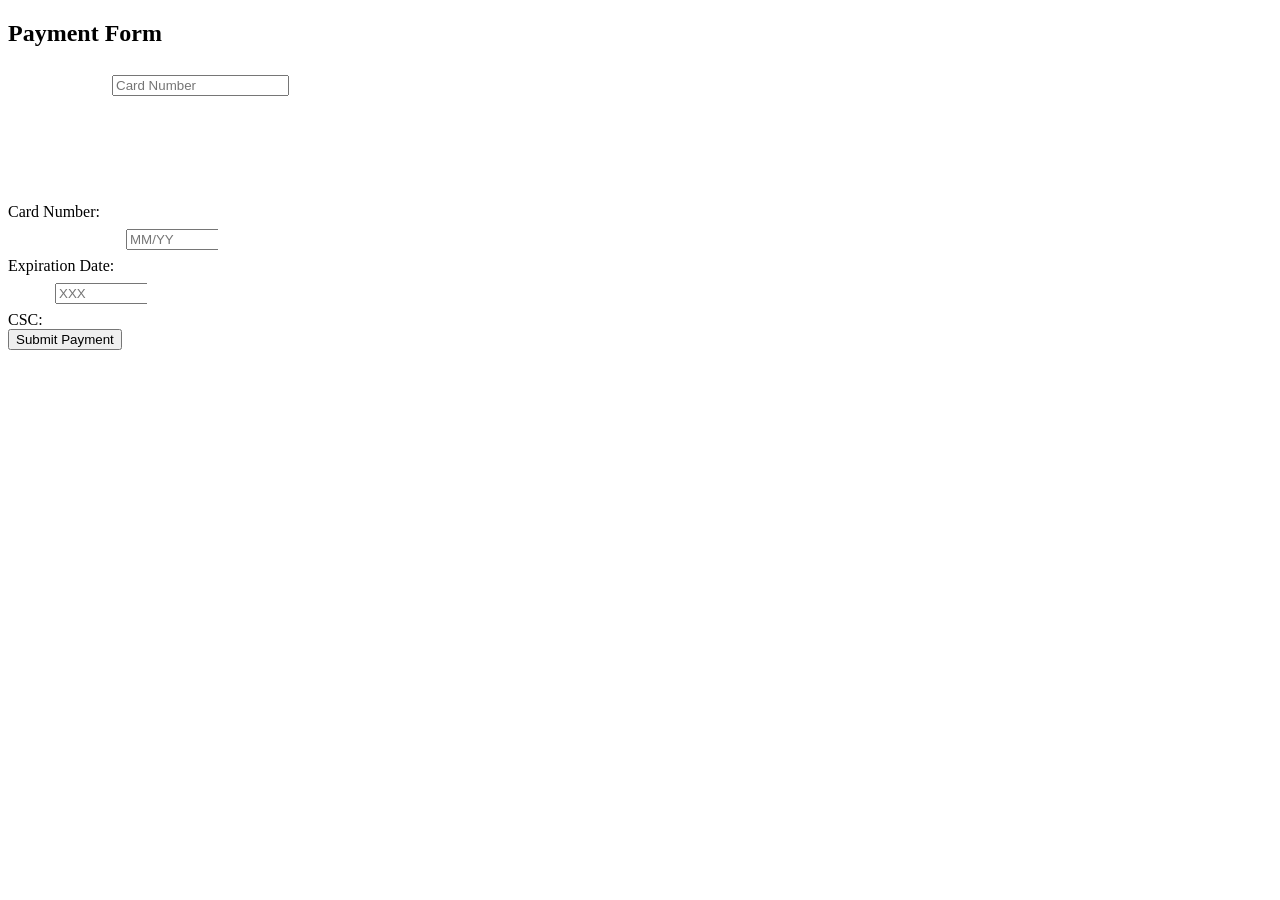
<file: hf/index.html>
<!-- index.html -->
<!DOCTYPE html>
<html lang="en">
<head>
    <meta charset="UTF-8">
    <meta name="viewport" content="width=device-width, initial-scale=1.0">
    <title>Payment Form</title>
</head>
<body>
    <h2>Payment Form</h2>
    <form>
        <label>Card Number:</label>
        <iframe src="cc-number.html" width="300" height="150" frameborder="0"></iframe>
        <br>
        <label>Expiration Date:</label>
        <iframe src="cc-exp.html" width="100" height="50" frameborder="0"></iframe>
        <br>
        <label>CSC:</label>
        <iframe src="cc-csc.html" width="100" height="50" frameborder="0"></iframe>
        <br>
        <button type="submit">Submit Payment</button>
    </form>
</body>
</html>
</file>
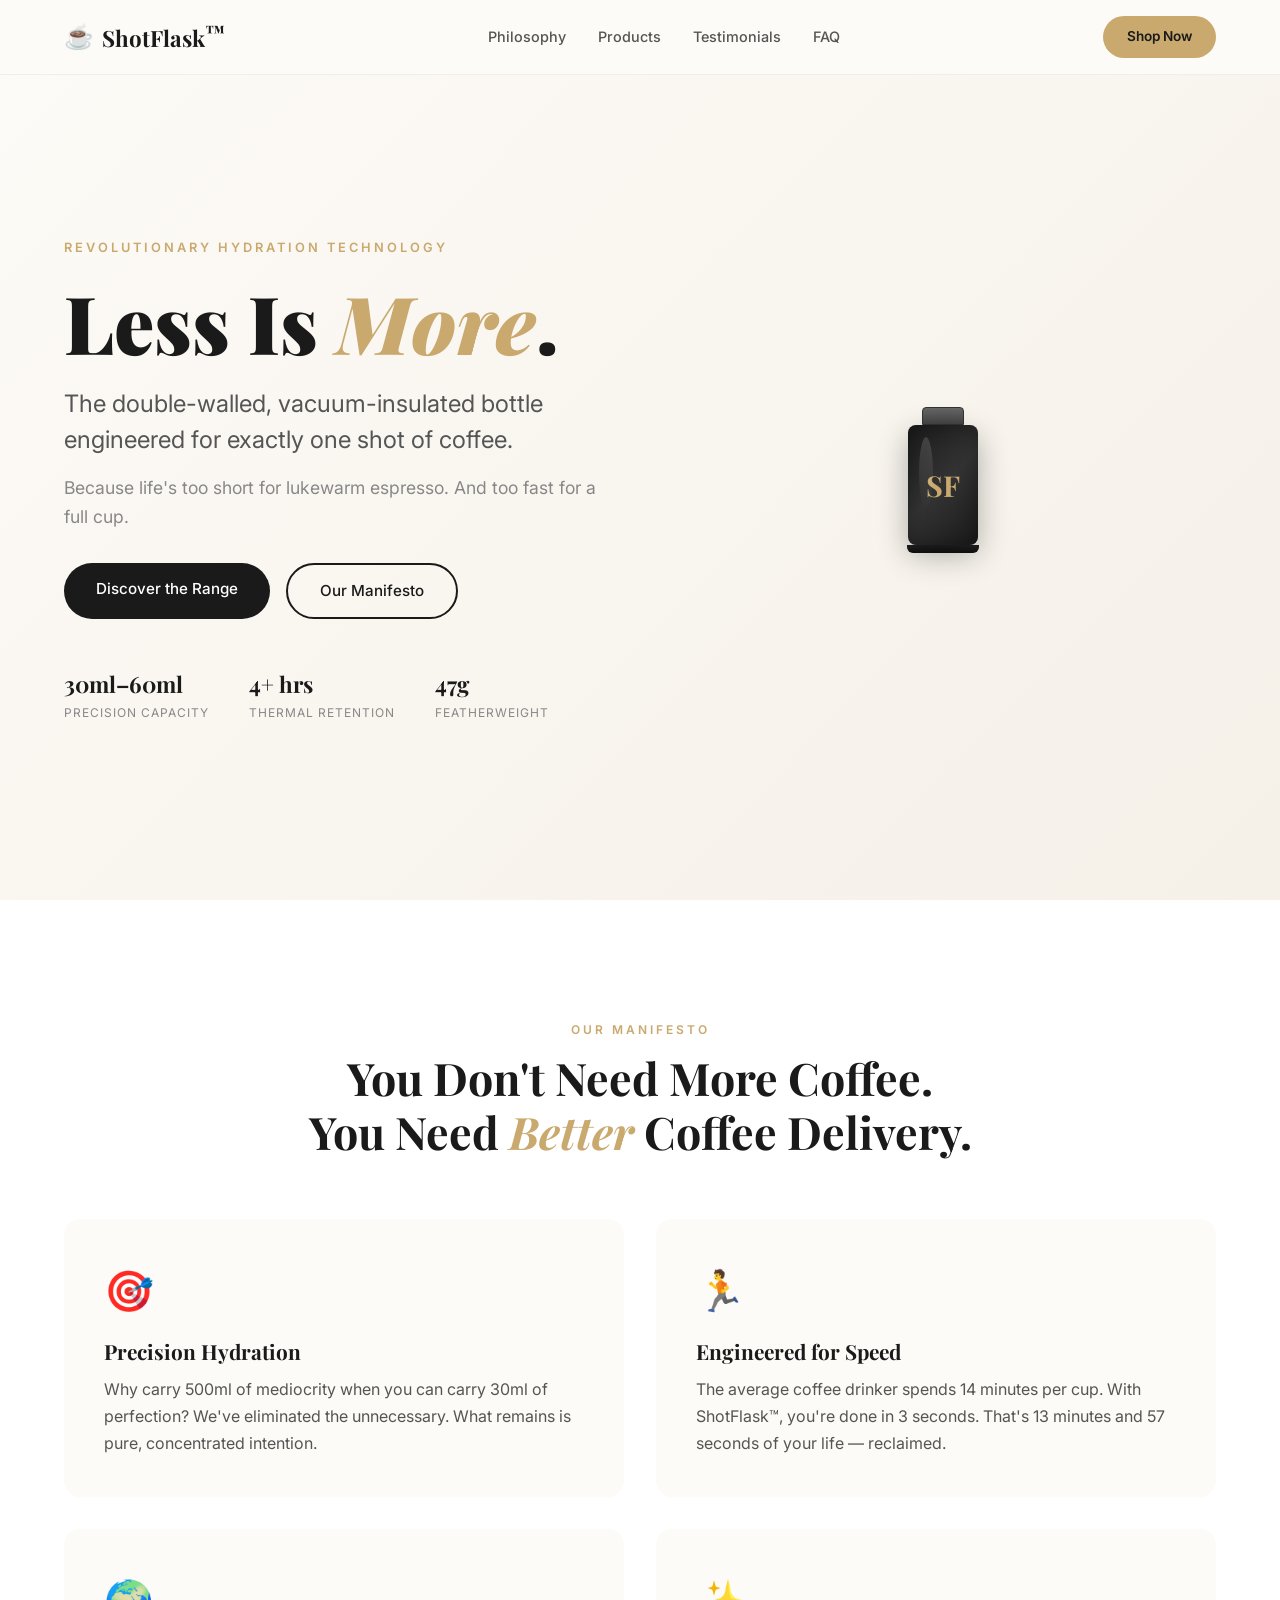
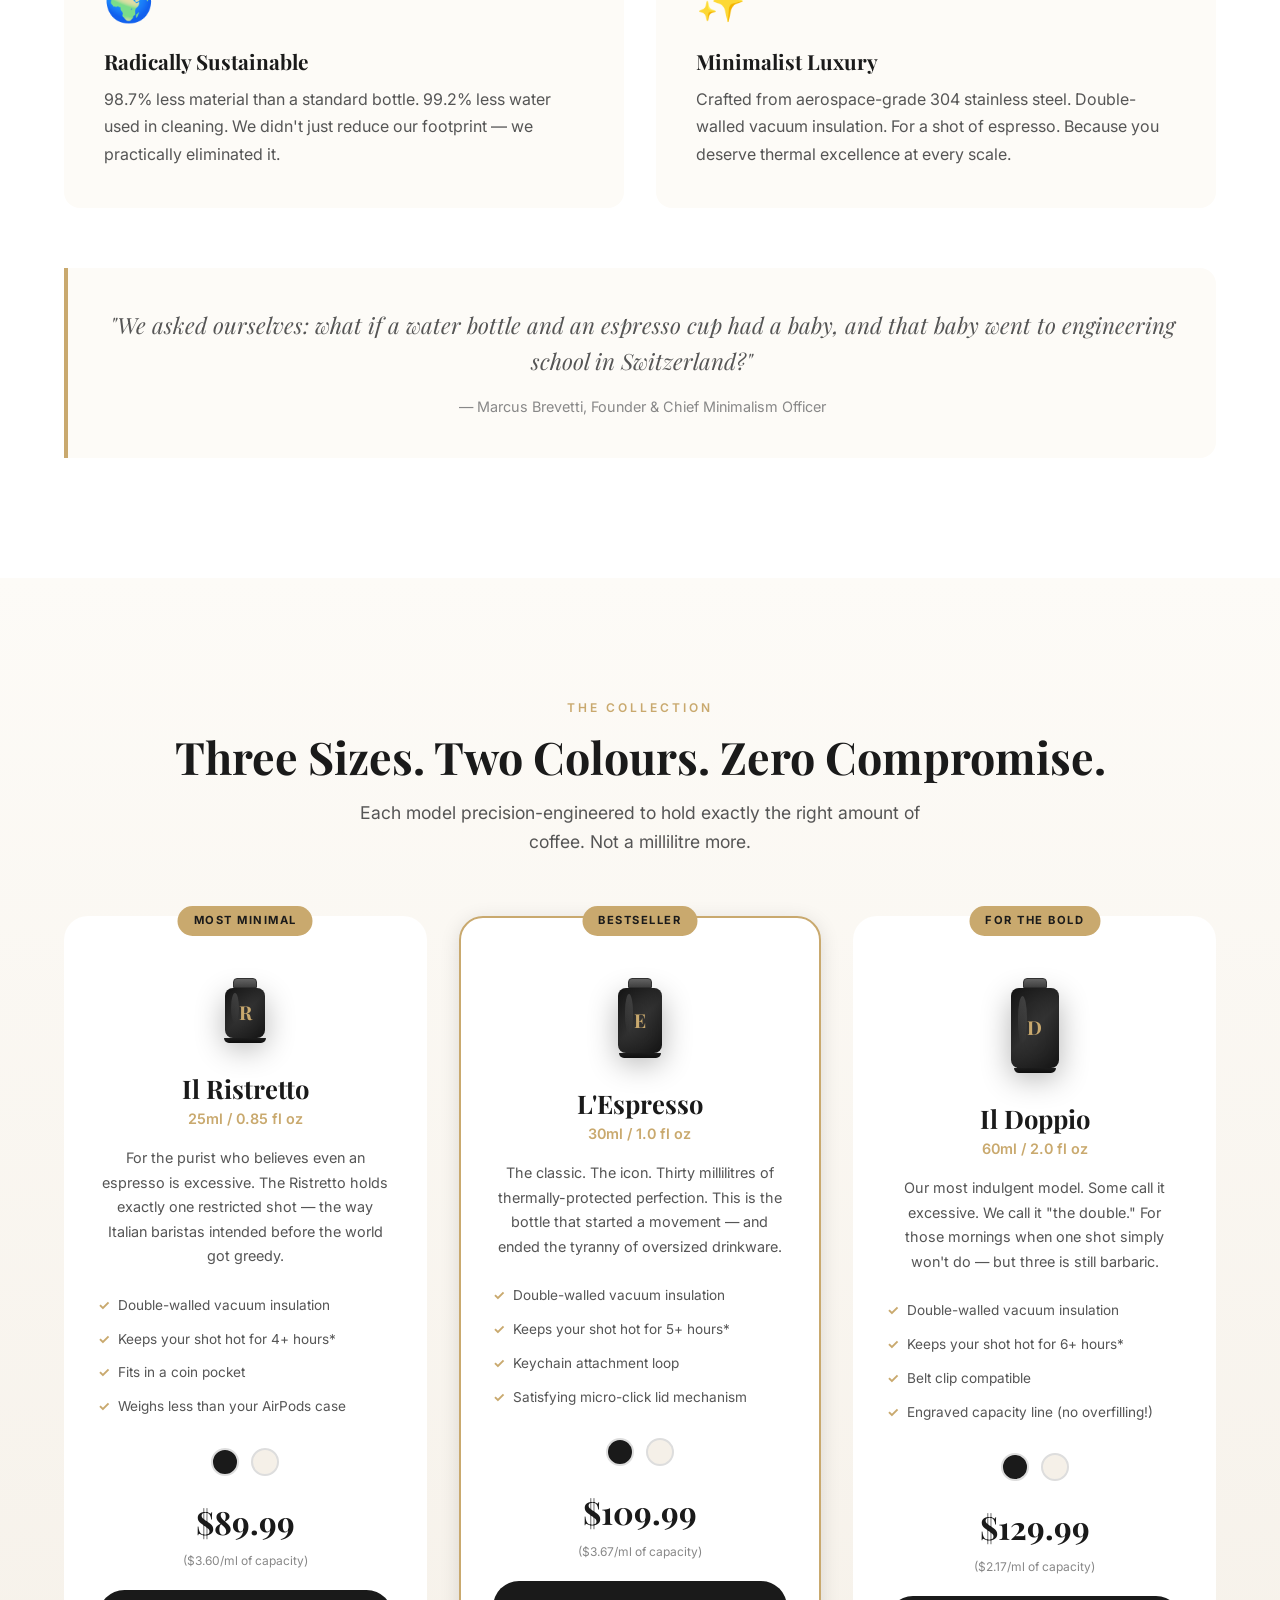
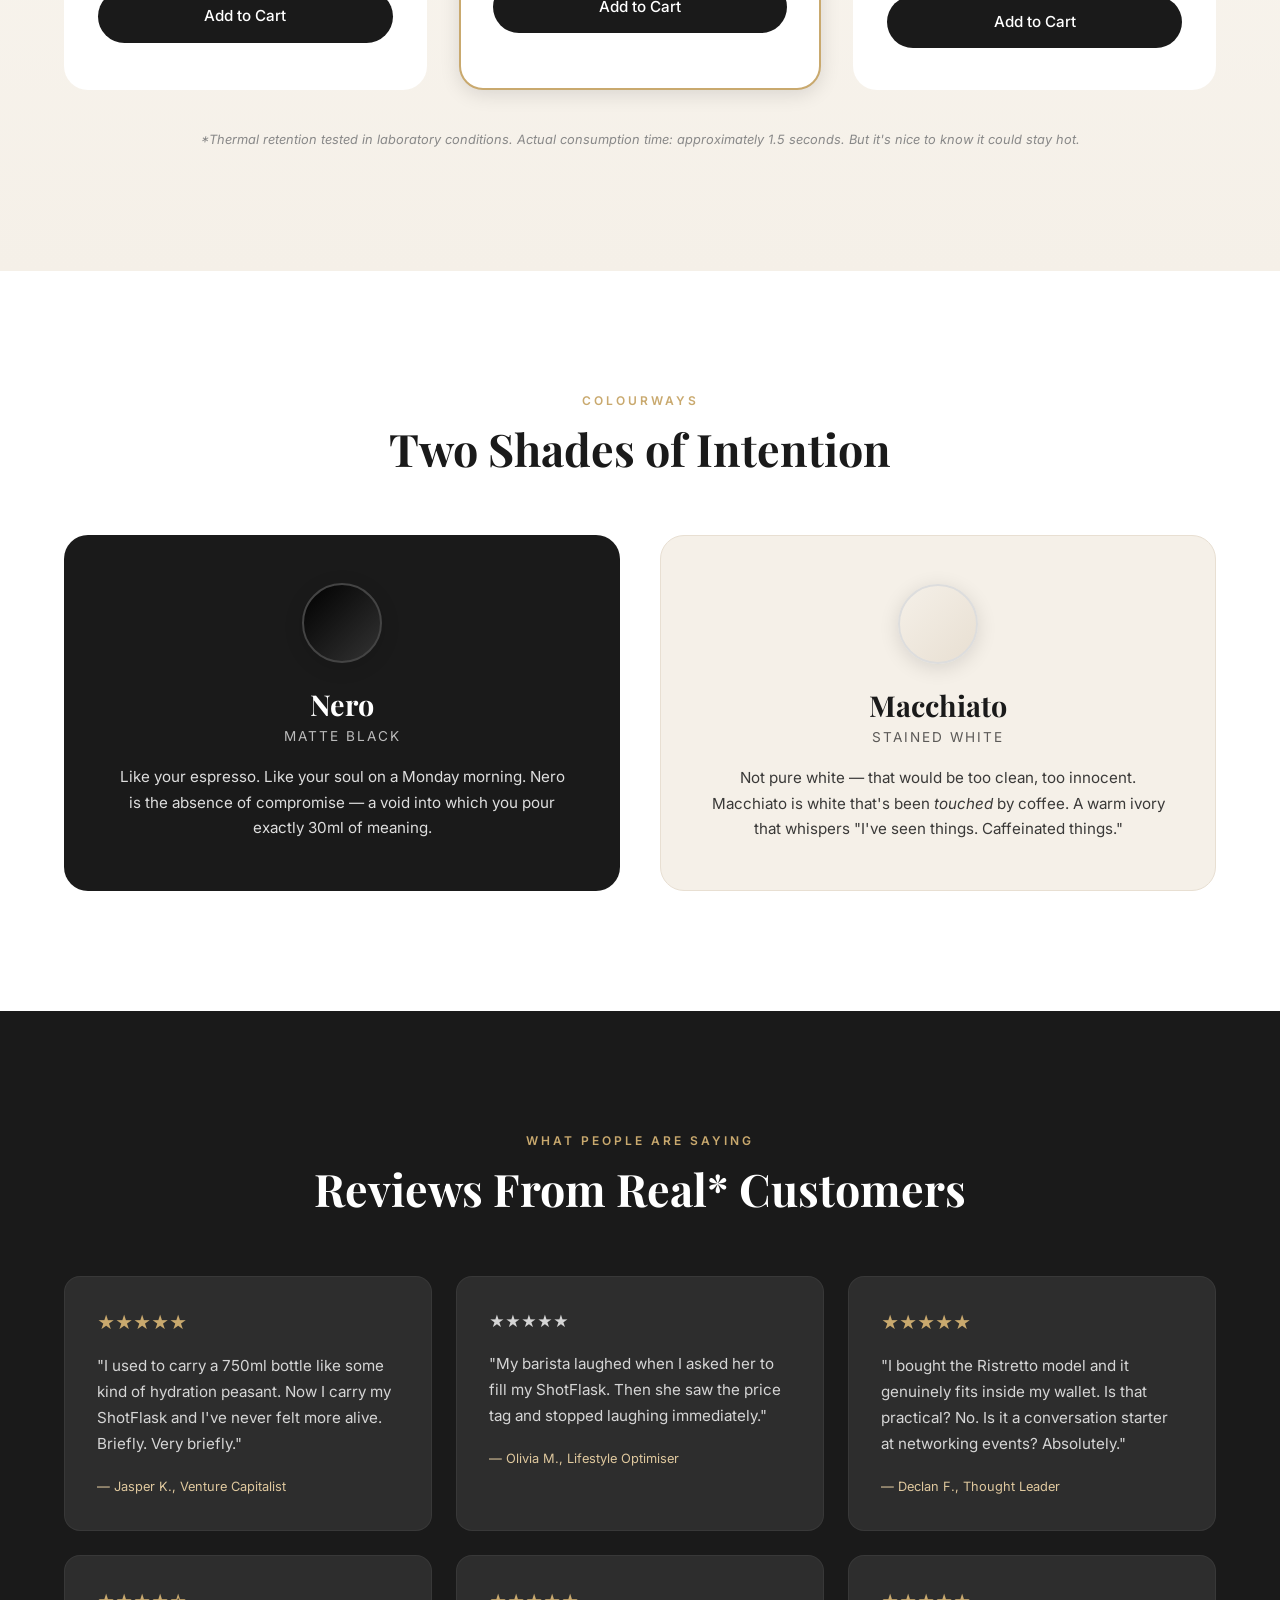
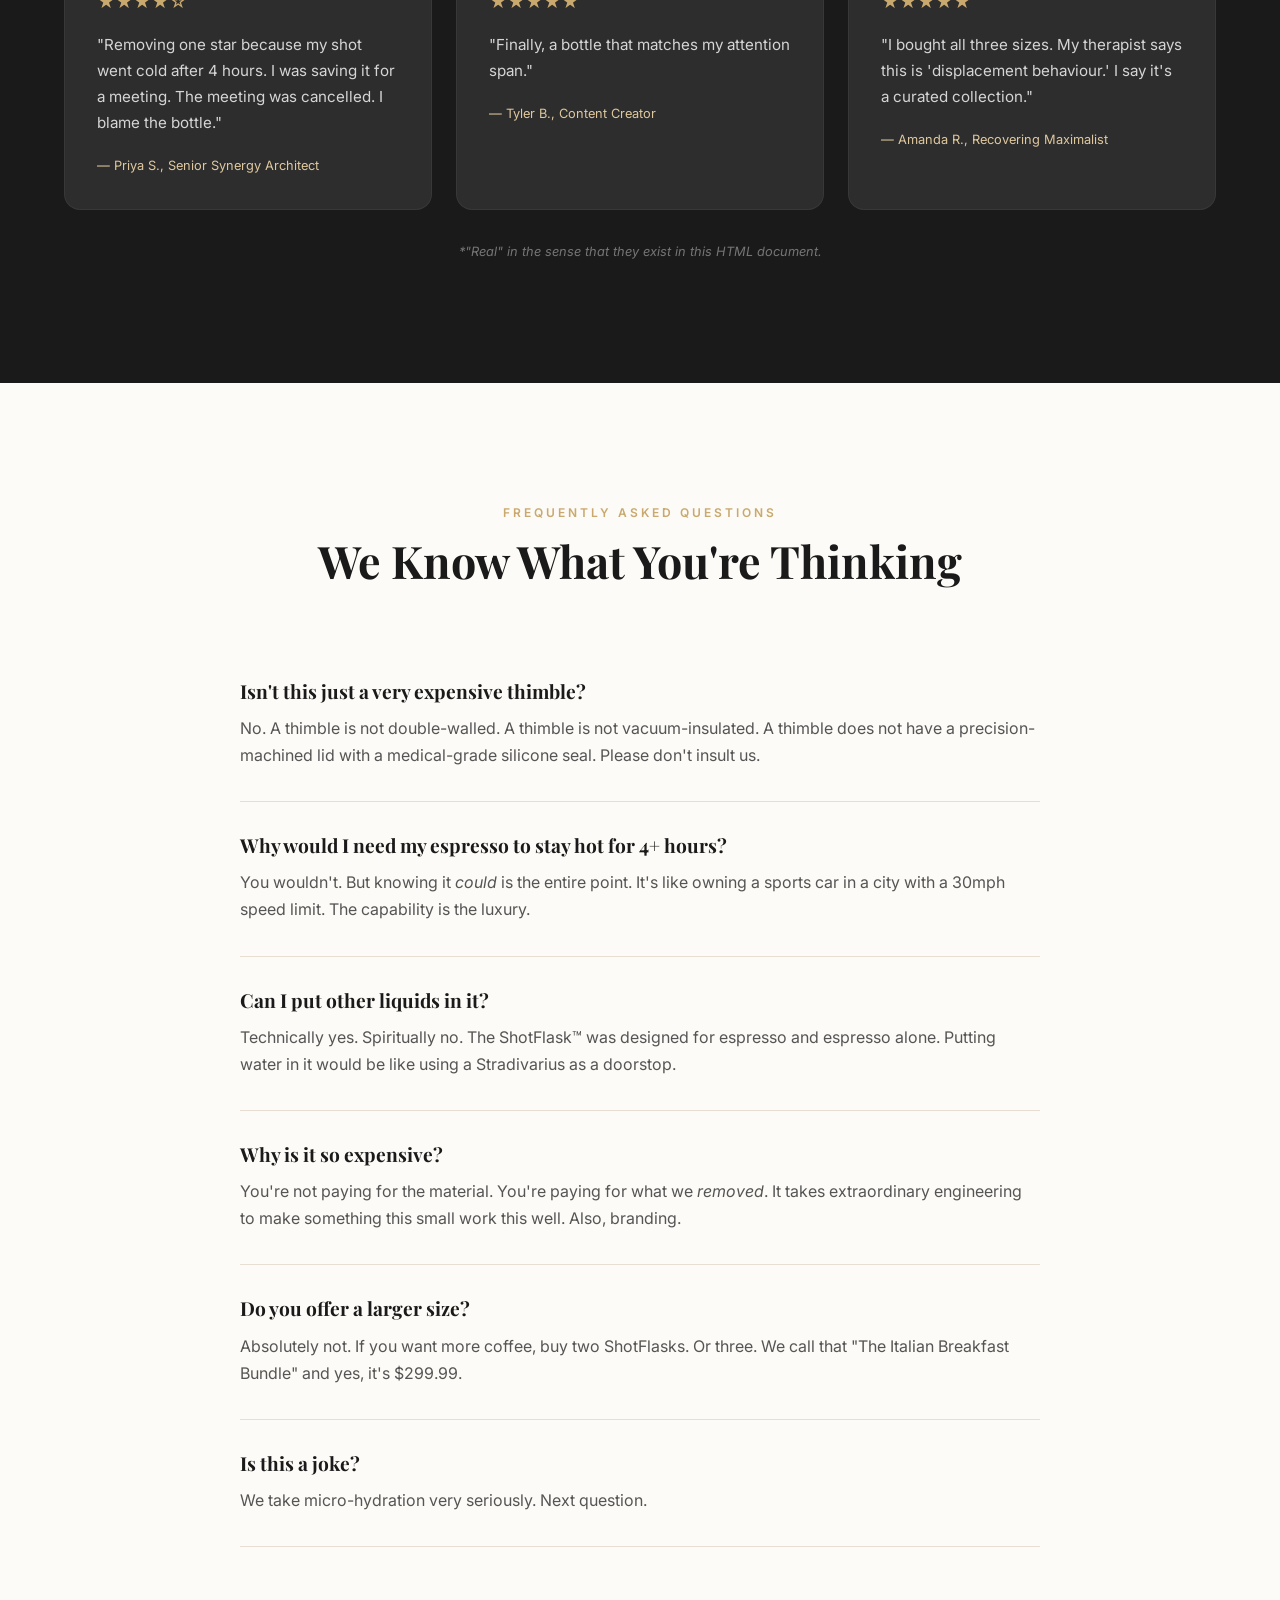
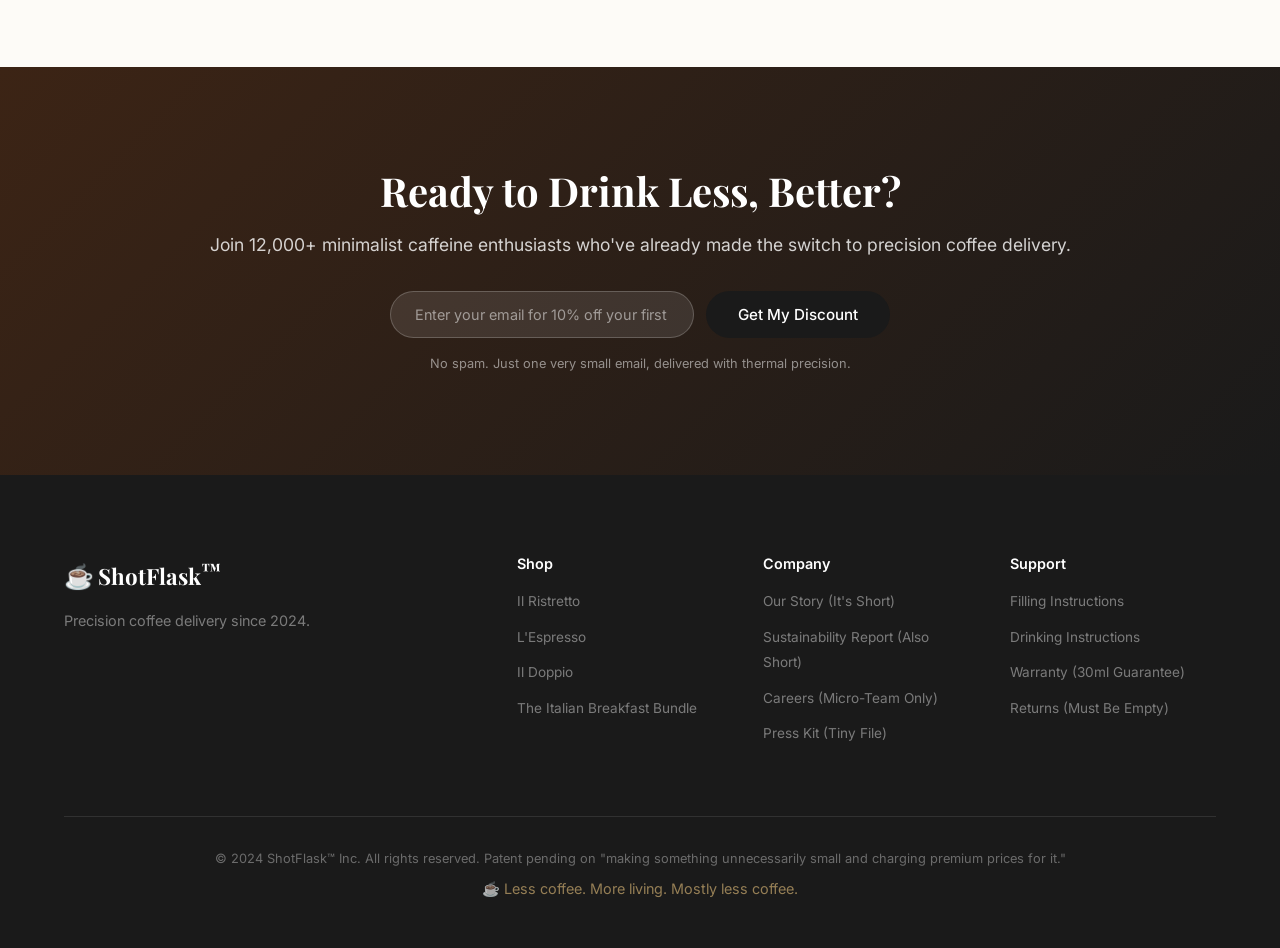
<file: shotflask/index.html>
<!DOCTYPE html>
<html lang="en">
<head>
    <meta charset="UTF-8">
    <meta name="viewport" content="width=device-width, initial-scale=1.0">
    <title>ShotFlask™ — The World's Most Portable Coffee Experience</title>
    <link rel="preconnect" href="https://fonts.googleapis.com">
    <link rel="preconnect" href="https://fonts.gstatic.com" crossorigin>
    <link href="https://fonts.googleapis.com/css2?family=Playfair+Display:wght@400;700;900&family=Inter:wght@300;400;500;600&display=swap" rel="stylesheet">
    <link rel="stylesheet" href="styles.css">
</head>
<body>
    <!-- Navigation -->
    <nav class="navbar">
        <div class="container">
            <div class="logo">
                <span class="logo-icon">☕</span>
                <span class="logo-text">ShotFlask<sup>™</sup></span>
            </div>
            <ul class="nav-links">
                <li><a href="#philosophy">Philosophy</a></li>
                <li><a href="#products">Products</a></li>
                <li><a href="#testimonials">Testimonials</a></li>
                <li><a href="#faq">FAQ</a></li>
            </ul>
            <a href="#products" class="btn btn-nav">Shop Now</a>
        </div>
    </nav>

    <!-- Hero Section -->
    <header class="hero">
        <div class="container">
            <div class="hero-content">
                <p class="hero-tagline">REVOLUTIONARY HYDRATION TECHNOLOGY</p>
                <h1>Less Is <em>More</em>.</h1>
                <h2>The double-walled, vacuum-insulated bottle engineered for exactly one shot of coffee.</h2>
                <p class="hero-subtitle">Because life's too short for lukewarm espresso. And too fast for a full cup.</p>
                <div class="hero-ctas">
                    <a href="#products" class="btn btn-primary">Discover the Range</a>
                    <a href="#philosophy" class="btn btn-secondary">Our Manifesto</a>
                </div>
                <div class="hero-stats">
                    <div class="stat">
                        <span class="stat-number">30ml–60ml</span>
                        <span class="stat-label">Precision Capacity</span>
                    </div>
                    <div class="stat">
                        <span class="stat-number">4+ hrs</span>
                        <span class="stat-label">Thermal Retention</span>
                    </div>
                    <div class="stat">
                        <span class="stat-number">47g</span>
                        <span class="stat-label">Featherweight</span>
                    </div>
                </div>
            </div>
            <div class="hero-image">
                <div class="bottle-display">
                    <div class="bottle bottle-nero">
                        <div class="bottle-cap"></div>
                        <div class="bottle-body">
                            <span class="bottle-label">SF</span>
                        </div>
                        <div class="bottle-base"></div>
                    </div>
                </div>
            </div>
        </div>
    </header>

    <!-- Philosophy Section -->
    <section id="philosophy" class="philosophy">
        <div class="container">
            <div class="section-header">
                <p class="section-tag">OUR MANIFESTO</p>
                <h2>You Don't Need More Coffee.<br>You Need <em>Better</em> Coffee Delivery.</h2>
            </div>
            <div class="philosophy-grid">
                <div class="philosophy-card">
                    <div class="card-icon">🎯</div>
                    <h3>Precision Hydration</h3>
                    <p>Why carry 500ml of mediocrity when you can carry 30ml of perfection? We've eliminated the unnecessary. What remains is pure, concentrated intention.</p>
                </div>
                <div class="philosophy-card">
                    <div class="card-icon">🏃</div>
                    <h3>Engineered for Speed</h3>
                    <p>The average coffee drinker spends 14 minutes per cup. With ShotFlask™, you're done in 3 seconds. That's 13 minutes and 57 seconds of your life — reclaimed.</p>
                </div>
                <div class="philosophy-card">
                    <div class="card-icon">🌍</div>
                    <h3>Radically Sustainable</h3>
                    <p>98.7% less material than a standard bottle. 99.2% less water used in cleaning. We didn't just reduce our footprint — we practically eliminated it.</p>
                </div>
                <div class="philosophy-card">
                    <div class="card-icon">✨</div>
                    <h3>Minimalist Luxury</h3>
                    <p>Crafted from aerospace-grade 304 stainless steel. Double-walled vacuum insulation. For a shot of espresso. Because you deserve thermal excellence at every scale.</p>
                </div>
            </div>
            <blockquote class="manifesto-quote">
                "We asked ourselves: what if a water bottle and an espresso cup had a baby, and that baby went to engineering school in Switzerland?"
                <cite>— Marcus Brevetti, Founder & Chief Minimalism Officer</cite>
            </blockquote>
        </div>
    </section>

    <!-- Products Section -->
    <section id="products" class="products">
        <div class="container">
            <div class="section-header">
                <p class="section-tag">THE COLLECTION</p>
                <h2>Three Sizes. Two Colours. Zero Compromise.</h2>
                <p class="section-subtitle">Each model precision-engineered to hold exactly the right amount of coffee. Not a millilitre more.</p>
            </div>

            <div class="product-grid">
                <!-- Ristretto -->
                <div class="product-card">
                    <div class="product-badge">MOST MINIMAL</div>
                    <div class="product-image">
                        <div class="bottle-showcase bottle-small">
                            <div class="bottle-cap"></div>
                            <div class="bottle-body">
                                <span class="bottle-label">R</span>
                            </div>
                            <div class="bottle-base"></div>
                        </div>
                    </div>
                    <h3>Il Ristretto</h3>
                    <p class="product-capacity">25ml / 0.85 fl oz</p>
                    <p class="product-description">For the purist who believes even an espresso is excessive. The Ristretto holds exactly one restricted shot — the way Italian baristas intended before the world got greedy.</p>
                    <ul class="product-features">
                        <li>Double-walled vacuum insulation</li>
                        <li>Keeps your shot hot for 4+ hours*</li>
                        <li>Fits in a coin pocket</li>
                        <li>Weighs less than your AirPods case</li>
                    </ul>
                    <div class="product-colours">
                        <span class="colour-swatch nero" title="Nero"></span>
                        <span class="colour-swatch macchiato" title="Macchiato"></span>
                    </div>
                    <div class="product-price">
                        <span class="price">$89.99</span>
                        <span class="price-per-ml">($3.60/ml of capacity)</span>
                    </div>
                    <a href="#" class="btn btn-primary btn-product">Add to Cart</a>
                </div>

                <!-- Espresso -->
                <div class="product-card featured">
                    <div class="product-badge">BESTSELLER</div>
                    <div class="product-image">
                        <div class="bottle-showcase bottle-medium">
                            <div class="bottle-cap"></div>
                            <div class="bottle-body">
                                <span class="bottle-label">E</span>
                            </div>
                            <div class="bottle-base"></div>
                        </div>
                    </div>
                    <h3>L'Espresso</h3>
                    <p class="product-capacity">30ml / 1.0 fl oz</p>
                    <p class="product-description">The classic. The icon. Thirty millilitres of thermally-protected perfection. This is the bottle that started a movement — and ended the tyranny of oversized drinkware.</p>
                    <ul class="product-features">
                        <li>Double-walled vacuum insulation</li>
                        <li>Keeps your shot hot for 5+ hours*</li>
                        <li>Keychain attachment loop</li>
                        <li>Satisfying micro-click lid mechanism</li>
                    </ul>
                    <div class="product-colours">
                        <span class="colour-swatch nero" title="Nero"></span>
                        <span class="colour-swatch macchiato" title="Macchiato"></span>
                    </div>
                    <div class="product-price">
                        <span class="price">$109.99</span>
                        <span class="price-per-ml">($3.67/ml of capacity)</span>
                    </div>
                    <a href="#" class="btn btn-primary btn-product">Add to Cart</a>
                </div>

                <!-- Doppio -->
                <div class="product-card">
                    <div class="product-badge">FOR THE BOLD</div>
                    <div class="product-image">
                        <div class="bottle-showcase bottle-large">
                            <div class="bottle-cap"></div>
                            <div class="bottle-body">
                                <span class="bottle-label">D</span>
                            </div>
                            <div class="bottle-base"></div>
                        </div>
                    </div>
                    <h3>Il Doppio</h3>
                    <p class="product-capacity">60ml / 2.0 fl oz</p>
                    <p class="product-description">Our most indulgent model. Some call it excessive. We call it "the double." For those mornings when one shot simply won't do — but three is still barbaric.</p>
                    <ul class="product-features">
                        <li>Double-walled vacuum insulation</li>
                        <li>Keeps your shot hot for 6+ hours*</li>
                        <li>Belt clip compatible</li>
                        <li>Engraved capacity line (no overfilling!)</li>
                    </ul>
                    <div class="product-colours">
                        <span class="colour-swatch nero" title="Nero"></span>
                        <span class="colour-swatch macchiato" title="Macchiato"></span>
                    </div>
                    <div class="product-price">
                        <span class="price">$129.99</span>
                        <span class="price-per-ml">($2.17/ml of capacity)</span>
                    </div>
                    <a href="#" class="btn btn-primary btn-product">Add to Cart</a>
                </div>
            </div>

            <p class="disclaimer">*Thermal retention tested in laboratory conditions. Actual consumption time: approximately 1.5 seconds. But it's nice to know it <em>could</em> stay hot.</p>
        </div>
    </section>

    <!-- Colour Section -->
    <section class="colours-section">
        <div class="container">
            <div class="section-header">
                <p class="section-tag">COLOURWAYS</p>
                <h2>Two Shades of Intention</h2>
            </div>
            <div class="colour-grid">
                <div class="colour-card nero-card">
                    <div class="colour-preview nero-preview"></div>
                    <h3>Nero</h3>
                    <p class="colour-subtitle">Matte Black</p>
                    <p>Like your espresso. Like your soul on a Monday morning. Nero is the absence of compromise — a void into which you pour exactly 30ml of meaning.</p>
                </div>
                <div class="colour-card macchiato-card">
                    <div class="colour-preview macchiato-preview"></div>
                    <h3>Macchiato</h3>
                    <p class="colour-subtitle">Stained White</p>
                    <p>Not pure white — that would be too clean, too innocent. Macchiato is white that's been <em>touched</em> by coffee. A warm ivory that whispers "I've seen things. Caffeinated things."</p>
                </div>
            </div>
        </div>
    </section>

    <!-- Testimonials -->
    <section id="testimonials" class="testimonials">
        <div class="container">
            <div class="section-header">
                <p class="section-tag">WHAT PEOPLE ARE SAYING</p>
                <h2>Reviews From Real* Customers</h2>
            </div>
            <div class="testimonial-grid">
                <div class="testimonial-card">
                    <div class="stars">★★★★★</div>
                    <p>"I used to carry a 750ml bottle like some kind of hydration peasant. Now I carry my ShotFlask and I've never felt more alive. Briefly. Very briefly."</p>
                    <cite>— Jasper K., Venture Capitalist</cite>
                </div>
                <div class="testimonial-card">
                    <p class="stars">★★★★★</p>
                    <p>"My barista laughed when I asked her to fill my ShotFlask. Then she saw the price tag and stopped laughing immediately."</p>
                    <cite>— Olivia M., Lifestyle Optimiser</cite>
                </div>
                <div class="testimonial-card">
                    <div class="stars">★★★★★</div>
                    <p>"I bought the Ristretto model and it genuinely fits inside my wallet. Is that practical? No. Is it a conversation starter at networking events? Absolutely."</p>
                    <cite>— Declan F., Thought Leader</cite>
                </div>
                <div class="testimonial-card">
                    <div class="stars">★★★★☆</div>
                    <p>"Removing one star because my shot went cold after 4 hours. I was saving it for a meeting. The meeting was cancelled. I blame the bottle."</p>
                    <cite>— Priya S., Senior Synergy Architect</cite>
                </div>
                <div class="testimonial-card">
                    <div class="stars">★★★★★</div>
                    <p>"Finally, a bottle that matches my attention span."</p>
                    <cite>— Tyler B., Content Creator</cite>
                </div>
                <div class="testimonial-card">
                    <div class="stars">★★★★★</div>
                    <p>"I bought all three sizes. My therapist says this is 'displacement behaviour.' I say it's a curated collection."</p>
                    <cite>— Amanda R., Recovering Maximalist</cite>
                </div>
            </div>
            <p class="disclaimer">*"Real" in the sense that they exist in this HTML document.</p>
        </div>
    </section>

    <!-- FAQ Section -->
    <section id="faq" class="faq">
        <div class="container">
            <div class="section-header">
                <p class="section-tag">FREQUENTLY ASKED QUESTIONS</p>
                <h2>We Know What You're Thinking</h2>
            </div>
            <div class="faq-list">
                <div class="faq-item">
                    <h3>Isn't this just a very expensive thimble?</h3>
                    <p>No. A thimble is not double-walled. A thimble is not vacuum-insulated. A thimble does not have a precision-machined lid with a medical-grade silicone seal. Please don't insult us.</p>
                </div>
                <div class="faq-item">
                    <h3>Why would I need my espresso to stay hot for 4+ hours?</h3>
                    <p>You wouldn't. But knowing it <em>could</em> is the entire point. It's like owning a sports car in a city with a 30mph speed limit. The capability is the luxury.</p>
                </div>
                <div class="faq-item">
                    <h3>Can I put other liquids in it?</h3>
                    <p>Technically yes. Spiritually no. The ShotFlask™ was designed for espresso and espresso alone. Putting water in it would be like using a Stradivarius as a doorstop.</p>
                </div>
                <div class="faq-item">
                    <h3>Why is it so expensive?</h3>
                    <p>You're not paying for the material. You're paying for what we <em>removed</em>. It takes extraordinary engineering to make something this small work this well. Also, branding.</p>
                </div>
                <div class="faq-item">
                    <h3>Do you offer a larger size?</h3>
                    <p>Absolutely not. If you want more coffee, buy two ShotFlasks. Or three. We call that "The Italian Breakfast Bundle" and yes, it's $299.99.</p>
                </div>
                <div class="faq-item">
                    <h3>Is this a joke?</h3>
                    <p>We take micro-hydration very seriously. Next question.</p>
                </div>
            </div>
        </div>
    </section>

    <!-- CTA Section -->
    <section class="cta-section">
        <div class="container">
            <h2>Ready to Drink Less, Better?</h2>
            <p>Join 12,000+ minimalist caffeine enthusiasts who've already made the switch to precision coffee delivery.</p>
            <div class="cta-form">
                <input type="email" placeholder="Enter your email for 10% off your first shot" class="email-input">
                <button class="btn btn-primary">Get My Discount</button>
            </div>
            <p class="cta-note">No spam. Just one very small email, delivered with thermal precision.</p>
        </div>
    </section>

    <!-- Footer -->
    <footer class="footer">
        <div class="container">
            <div class="footer-grid">
                <div class="footer-brand">
                    <span class="logo-icon">☕</span>
                    <span class="logo-text">ShotFlask<sup>™</sup></span>
                    <p>Precision coffee delivery since 2024.</p>
                </div>
                <div class="footer-links">
                    <h4>Shop</h4>
                    <ul>
                        <li><a href="#">Il Ristretto</a></li>
                        <li><a href="#">L'Espresso</a></li>
                        <li><a href="#">Il Doppio</a></li>
                        <li><a href="#">The Italian Breakfast Bundle</a></li>
                    </ul>
                </div>
                <div class="footer-links">
                    <h4>Company</h4>
                    <ul>
                        <li><a href="#">Our Story (It's Short)</a></li>
                        <li><a href="#">Sustainability Report (Also Short)</a></li>
                        <li><a href="#">Careers (Micro-Team Only)</a></li>
                        <li><a href="#">Press Kit (Tiny File)</a></li>
                    </ul>
                </div>
                <div class="footer-links">
                    <h4>Support</h4>
                    <ul>
                        <li><a href="#">Filling Instructions</a></li>
                        <li><a href="#">Drinking Instructions</a></li>
                        <li><a href="#">Warranty (30ml Guarantee)</a></li>
                        <li><a href="#">Returns (Must Be Empty)</a></li>
                    </ul>
                </div>
            </div>
            <div class="footer-bottom">
                <p>&copy; 2024 ShotFlask™ Inc. All rights reserved. Patent pending on "making something unnecessarily small and charging premium prices for it."</p>
                <p class="footer-tagline">☕ Less coffee. More living. Mostly less coffee.</p>
            </div>
        </div>
    </footer>
</body>
</html>
</file>
<file: shotflask/styles.css>
/* ===== RESET & BASE ===== */
*, *::before, *::after {
    margin: 0;
    padding: 0;
    box-sizing: border-box;
}

:root {
    --nero: #1a1a1a;
    --nero-light: #2d2d2d;
    --macchiato: #f5f0e8;
    --macchiato-dark: #e8dfd2;
    --cream: #fdfbf7;
    --espresso: #3c2415;
    --gold: #c9a96e;
    --gold-light: #dfc89e;
    --text-dark: #1a1a1a;
    --text-medium: #555;
    --text-light: #888;
    --white: #ffffff;
    --shadow-sm: 0 2px 8px rgba(0,0,0,0.08);
    --shadow-md: 0 4px 20px rgba(0,0,0,0.12);
    --shadow-lg: 0 8px 40px rgba(0,0,0,0.16);
    --radius-sm: 8px;
    --radius-md: 16px;
    --radius-lg: 24px;
}

html {
    scroll-behavior: smooth;
}

body {
    font-family: 'Inter', -apple-system, BlinkMacSystemFont, sans-serif;
    color: var(--text-dark);
    background: var(--cream);
    line-height: 1.6;
    overflow-x: hidden;
}

h1, h2, h3, h4 {
    font-family: 'Playfair Display', Georgia, serif;
    line-height: 1.2;
}

.container {
    max-width: 1200px;
    margin: 0 auto;
    padding: 0 24px;
}

img {
    max-width: 100%;
    display: block;
}

a {
    text-decoration: none;
    color: inherit;
}

ul {
    list-style: none;
}

/* ===== BUTTONS ===== */
.btn {
    display: inline-block;
    padding: 14px 32px;
    border-radius: 50px;
    font-weight: 500;
    font-size: 0.95rem;
    transition: all 0.3s ease;
    cursor: pointer;
    border: none;
    font-family: 'Inter', sans-serif;
}

.btn-primary {
    background: var(--nero);
    color: var(--white);
}

.btn-primary:hover {
    background: var(--espresso);
    transform: translateY(-2px);
    box-shadow: var(--shadow-md);
}

.btn-secondary {
    background: transparent;
    color: var(--nero);
    border: 2px solid var(--nero);
}

.btn-secondary:hover {
    background: var(--nero);
    color: var(--white);
}

.btn-nav {
    padding: 10px 24px;
    font-size: 0.85rem;
    background: var(--gold);
    color: var(--nero);
    font-weight: 600;
}

.btn-nav:hover {
    background: var(--gold-light);
}

/* ===== NAVBAR ===== */
.navbar {
    position: fixed;
    top: 0;
    left: 0;
    right: 0;
    z-index: 1000;
    background: rgba(253, 251, 247, 0.95);
    backdrop-filter: blur(10px);
    border-bottom: 1px solid rgba(0,0,0,0.05);
    padding: 16px 0;
}

.navbar .container {
    display: flex;
    align-items: center;
    justify-content: space-between;
}

.logo {
    display: flex;
    align-items: center;
    gap: 8px;
}

.logo-icon {
    font-size: 1.5rem;
}

.logo-text {
    font-family: 'Playfair Display', serif;
    font-size: 1.4rem;
    font-weight: 700;
}

.nav-links {
    display: flex;
    gap: 32px;
}

.nav-links a {
    font-size: 0.9rem;
    font-weight: 500;
    color: var(--text-medium);
    transition: color 0.3s;
}

.nav-links a:hover {
    color: var(--nero);
}

/* ===== HERO ===== */
.hero {
    padding: 160px 0 100px;
    background: linear-gradient(135deg, var(--cream) 0%, var(--macchiato) 100%);
    min-height: 100vh;
    display: flex;
    align-items: center;
}

.hero .container {
    display: grid;
    grid-template-columns: 1fr 1fr;
    gap: 60px;
    align-items: center;
}

.hero-tagline {
    font-size: 0.8rem;
    letter-spacing: 3px;
    color: var(--gold);
    font-weight: 600;
    margin-bottom: 16px;
}

.hero h1 {
    font-size: 5rem;
    font-weight: 900;
    margin-bottom: 16px;
    color: var(--nero);
}

.hero h1 em {
    color: var(--gold);
    font-style: italic;
}

.hero h2 {
    font-size: 1.5rem;
    font-weight: 400;
    color: var(--text-medium);
    margin-bottom: 16px;
    font-family: 'Inter', sans-serif;
    line-height: 1.5;
}

.hero-subtitle {
    font-size: 1.1rem;
    color: var(--text-light);
    margin-bottom: 32px;
}

.hero-ctas {
    display: flex;
    gap: 16px;
    margin-bottom: 48px;
}

.hero-stats {
    display: flex;
    gap: 40px;
}

.stat {
    display: flex;
    flex-direction: column;
}

.stat-number {
    font-family: 'Playfair Display', serif;
    font-size: 1.4rem;
    font-weight: 700;
    color: var(--nero);
}

.stat-label {
    font-size: 0.75rem;
    color: var(--text-light);
    text-transform: uppercase;
    letter-spacing: 1px;
}

/* ===== BOTTLE DISPLAY ===== */
.bottle-display {
    display: flex;
    justify-content: center;
    align-items: center;
}

.bottle {
    display: flex;
    flex-direction: column;
    align-items: center;
    animation: float 3s ease-in-out infinite;
}

@keyframes float {
    0%, 100% { transform: translateY(0); }
    50% { transform: translateY(-10px); }
}

.bottle-cap {
    width: 30px;
    height: 14px;
    background: linear-gradient(to bottom, #666, #444);
    border-radius: 4px 4px 0 0;
    border: 1px solid #333;
}

.bottle-body {
    width: 50px;
    height: 80px;
    background: linear-gradient(135deg, #1a1a1a 0%, #333 50%, #1a1a1a 100%);
    border-radius: 8px;
    display: flex;
    align-items: center;
    justify-content: center;
    box-shadow: 
        inset 0 0 20px rgba(0,0,0,0.3),
        0 10px 30px rgba(0,0,0,0.3);
    position: relative;
}

.bottle-body::after {
    content: '';
    position: absolute;
    top: 10%;
    left: 15%;
    width: 20%;
    height: 60%;
    background: linear-gradient(to bottom, rgba(255,255,255,0.15), transparent);
    border-radius: 50%;
}

.bottle-label {
    font-family: 'Playfair Display', serif;
    color: var(--gold);
    font-size: 1.2rem;
    font-weight: 700;
}

.bottle-base {
    width: 52px;
    height: 6px;
    background: linear-gradient(to bottom, #222, #111);
    border-radius: 0 0 6px 6px;
}

.hero .bottle-body {
    width: 70px;
    height: 120px;
}

.hero .bottle-cap {
    width: 42px;
    height: 18px;
}

.hero .bottle-base {
    width: 72px;
    height: 8px;
}

.hero .bottle-label {
    font-size: 1.8rem;
}

/* ===== SECTIONS COMMON ===== */
.section-header {
    text-align: center;
    margin-bottom: 60px;
}

.section-tag {
    font-size: 0.75rem;
    letter-spacing: 3px;
    color: var(--gold);
    font-weight: 600;
    margin-bottom: 12px;
}

.section-header h2 {
    font-size: 2.8rem;
    color: var(--nero);
    margin-bottom: 16px;
}

.section-header h2 em {
    color: var(--gold);
    font-style: italic;
}

.section-subtitle {
    font-size: 1.1rem;
    color: var(--text-medium);
    max-width: 600px;
    margin: 0 auto;
}

/* ===== PHILOSOPHY ===== */
.philosophy {
    padding: 120px 0;
    background: var(--white);
}

.philosophy-grid {
    display: grid;
    grid-template-columns: repeat(2, 1fr);
    gap: 32px;
    margin-bottom: 60px;
}

.philosophy-card {
    padding: 40px;
    background: var(--cream);
    border-radius: var(--radius-md);
    transition: transform 0.3s, box-shadow 0.3s;
}

.philosophy-card:hover {
    transform: translateY(-4px);
    box-shadow: var(--shadow-md);
}

.card-icon {
    font-size: 2.5rem;
    margin-bottom: 16px;
}

.philosophy-card h3 {
    font-size: 1.3rem;
    margin-bottom: 12px;
}

.philosophy-card p {
    color: var(--text-medium);
    line-height: 1.7;
}

.manifesto-quote {
    font-family: 'Playfair Display', serif;
    font-size: 1.4rem;
    font-style: italic;
    text-align: center;
    color: var(--text-medium);
    padding: 40px;
    border-left: 4px solid var(--gold);
    background: var(--cream);
    border-radius: 0 var(--radius-md) var(--radius-md) 0;
}

.manifesto-quote cite {
    display: block;
    margin-top: 16px;
    font-size: 0.9rem;
    font-style: normal;
    color: var(--text-light);
    font-family: 'Inter', sans-serif;
}

/* ===== PRODUCTS ===== */
.products {
    padding: 120px 0;
    background: linear-gradient(180deg, var(--cream) 0%, var(--macchiato) 100%);
}

.product-grid {
    display: grid;
    grid-template-columns: repeat(3, 1fr);
    gap: 32px;
    margin-bottom: 40px;
}

.product-card {
    background: var(--white);
    border-radius: var(--radius-lg);
    padding: 40px 32px;
    text-align: center;
    position: relative;
    transition: transform 0.3s, box-shadow 0.3s;
    border: 2px solid transparent;
}

.product-card:hover {
    transform: translateY(-8px);
    box-shadow: var(--shadow-lg);
}

.product-card.featured {
    border-color: var(--gold);
    box-shadow: var(--shadow-md);
}

.product-badge {
    position: absolute;
    top: -12px;
    left: 50%;
    transform: translateX(-50%);
    background: var(--gold);
    color: var(--nero);
    font-size: 0.7rem;
    font-weight: 700;
    letter-spacing: 1.5px;
    padding: 6px 16px;
    border-radius: 50px;
}

.product-image {
    margin: 20px 0 30px;
    display: flex;
    justify-content: center;
}

.bottle-showcase {
    display: flex;
    flex-direction: column;
    align-items: center;
}

.bottle-showcase .bottle-cap {
    width: 24px;
    height: 10px;
}

.bottle-showcase .bottle-base {
    width: 42px;
    height: 5px;
}

.bottle-small .bottle-body {
    width: 40px;
    height: 50px;
}

.bottle-medium .bottle-body {
    width: 44px;
    height: 65px;
}

.bottle-large .bottle-body {
    width: 48px;
    height: 80px;
}

.product-card h3 {
    font-size: 1.6rem;
    margin-bottom: 4px;
}

.product-capacity {
    font-size: 0.9rem;
    color: var(--gold);
    font-weight: 600;
    margin-bottom: 16px;
}

.product-description {
    color: var(--text-medium);
    font-size: 0.9rem;
    line-height: 1.7;
    margin-bottom: 20px;
}

.product-features {
    text-align: left;
    margin-bottom: 24px;
}

.product-features li {
    padding: 6px 0;
    font-size: 0.85rem;
    color: var(--text-medium);
    position: relative;
    padding-left: 20px;
}

.product-features li::before {
    content: '✓';
    position: absolute;
    left: 0;
    color: var(--gold);
    font-weight: 700;
}

.product-colours {
    display: flex;
    justify-content: center;
    gap: 12px;
    margin-bottom: 20px;
}

.colour-swatch {
    width: 28px;
    height: 28px;
    border-radius: 50%;
    border: 2px solid #ddd;
    cursor: pointer;
    transition: transform 0.2s;
}

.colour-swatch:hover {
    transform: scale(1.2);
}

.colour-swatch.nero {
    background: var(--nero);
}

.colour-swatch.macchiato {
    background: var(--macchiato);
}

.product-price {
    margin-bottom: 20px;
}

.price {
    font-family: 'Playfair Display', serif;
    font-size: 2rem;
    font-weight: 700;
    color: var(--nero);
}

.price-per-ml {
    display: block;
    font-size: 0.75rem;
    color: var(--text-light);
    margin-top: 4px;
}

.btn-product {
    width: 100%;
    text-align: center;
}

.disclaimer {
    text-align: center;
    font-size: 0.8rem;
    color: var(--text-light);
    font-style: italic;
}

/* ===== COLOURS SECTION ===== */
.colours-section {
    padding: 120px 0;
    background: var(--white);
}

.colour-grid {
    display: grid;
    grid-template-columns: repeat(2, 1fr);
    gap: 40px;
}

.colour-card {
    padding: 48px;
    border-radius: var(--radius-lg);
    text-align: center;
}

.nero-card {
    background: var(--nero);
    color: var(--white);
}

.macchiato-card {
    background: var(--macchiato);
    color: var(--nero);
    border: 1px solid var(--macchiato-dark);
}

.colour-preview {
    width: 80px;
    height: 80px;
    border-radius: 50%;
    margin: 0 auto 24px;
    box-shadow: var(--shadow-md);
}

.nero-preview {
    background: linear-gradient(135deg, #000 0%, #333 100%);
    border: 2px solid #444;
}

.macchiato-preview {
    background: linear-gradient(135deg, #f5f0e8 0%, #e8dfd2 100%);
    border: 2px solid #ddd;
}

.colour-card h3 {
    font-size: 1.8rem;
    margin-bottom: 4px;
}

.colour-subtitle {
    font-size: 0.85rem;
    opacity: 0.7;
    margin-bottom: 16px;
    text-transform: uppercase;
    letter-spacing: 2px;
}

.colour-card p:last-child {
    font-size: 0.95rem;
    line-height: 1.7;
    opacity: 0.85;
}

.nero-card .colour-card p:last-child {
    color: rgba(255,255,255,0.8);
}

/* ===== TESTIMONIALS ===== */
.testimonials {
    padding: 120px 0;
    background: var(--nero);
    color: var(--white);
}

.testimonials .section-tag {
    color: var(--gold);
}

.testimonials .section-header h2 {
    color: var(--white);
}

.testimonial-grid {
    display: grid;
    grid-template-columns: repeat(3, 1fr);
    gap: 24px;
    margin-bottom: 32px;
}

.testimonial-card {
    background: var(--nero-light);
    padding: 32px;
    border-radius: var(--radius-md);
    border: 1px solid rgba(255,255,255,0.05);
}

.stars {
    color: var(--gold);
    font-size: 1.1rem;
    margin-bottom: 16px;
}

.testimonial-card p {
    font-size: 0.95rem;
    line-height: 1.7;
    color: rgba(255,255,255,0.8);
    margin-bottom: 16px;
}

.testimonial-card cite {
    font-size: 0.8rem;
    color: var(--gold-light);
    font-style: normal;
}

.testimonials .disclaimer {
    color: rgba(255,255,255,0.4);
}

/* ===== FAQ ===== */
.faq {
    padding: 120px 0;
    background: var(--cream);
}

.faq-list {
    max-width: 800px;
    margin: 0 auto;
}

.faq-item {
    padding: 32px 0;
    border-bottom: 1px solid var(--macchiato-dark);
}

.faq-item h3 {
    font-size: 1.2rem;
    margin-bottom: 12px;
    color: var(--nero);
}

.faq-item p {
    color: var(--text-medium);
    line-height: 1.7;
}

/* ===== CTA SECTION ===== */
.cta-section {
    padding: 100px 0;
    background: linear-gradient(135deg, var(--espresso) 0%, var(--nero) 100%);
    color: var(--white);
    text-align: center;
}

.cta-section h2 {
    font-size: 2.5rem;
    margin-bottom: 16px;
}

.cta-section > .container > p:first-of-type {
    font-size: 1.1rem;
    opacity: 0.8;
    margin-bottom: 32px;
}

.cta-form {
    display: flex;
    justify-content: center;
    gap: 12px;
    margin-bottom: 16px;
    max-width: 500px;
    margin-left: auto;
    margin-right: auto;
}

.email-input {
    flex: 1;
    padding: 14px 24px;
    border-radius: 50px;
    border: none;
    font-size: 0.9rem;
    font-family: 'Inter', sans-serif;
    background: rgba(255,255,255,0.1);
    color: var(--white);
    border: 1px solid rgba(255,255,255,0.2);
}

.email-input::placeholder {
    color: rgba(255,255,255,0.5);
}

.email-input:focus {
    outline: none;
    border-color: var(--gold);
    background: rgba(255,255,255,0.15);
}

.cta-note {
    font-size: 0.8rem;
    opacity: 0.5;
    margin-top: 12px;
}

/* ===== FOOTER ===== */
.footer {
    padding: 80px 0 40px;
    background: var(--nero);
    color: rgba(255,255,255,0.7);
}

.footer-grid {
    display: grid;
    grid-template-columns: 2fr 1fr 1fr 1fr;
    gap: 40px;
    margin-bottom: 60px;
}

.footer-brand .logo-icon,
.footer-brand .logo-text {
    color: var(--white);
}

.footer-brand p {
    margin-top: 12px;
    font-size: 0.9rem;
    opacity: 0.6;
}

.footer-links h4 {
    color: var(--white);
    font-size: 0.9rem;
    margin-bottom: 16px;
    font-family: 'Inter', sans-serif;
    font-weight: 600;
}

.footer-links li {
    margin-bottom: 10px;
}

.footer-links a {
    font-size: 0.85rem;
    opacity: 0.6;
    transition: opacity 0.3s;
}

.footer-links a:hover {
    opacity: 1;
    color: var(--gold);
}

.footer-bottom {
    border-top: 1px solid rgba(255,255,255,0.1);
    padding-top: 32px;
    text-align: center;
}

.footer-bottom p {
    font-size: 0.8rem;
    opacity: 0.5;
    margin-bottom: 8px;
}

.footer-tagline {
    font-size: 0.9rem !important;
    opacity: 0.7 !important;
    color: var(--gold);
}

/* ===== RESPONSIVE ===== */
@media (max-width: 1024px) {
    .hero .container {
        grid-template-columns: 1fr;
        text-align: center;
    }

    .hero-ctas {
        justify-content: center;
    }

    .hero-stats {
        justify-content: center;
    }

    .hero-image {
        display: none;
    }

    .product-grid {
        grid-template-columns: 1fr;
        max-width: 450px;
        margin-left: auto;
        margin-right: auto;
    }

    .philosophy-grid {
        grid-template-columns: 1fr;
    }

    .testimonial-grid {
        grid-template-columns: 1fr;
    }

    .footer-grid {
        grid-template-columns: 1fr 1fr;
    }
}

@media (max-width: 768px) {
    .hero h1 {
        font-size: 3rem;
    }

    .section-header h2 {
        font-size: 2rem;
    }

    .nav-links {
        display: none;
    }

    .colour-grid {
        grid-template-columns: 1fr;
    }

    .cta-form {
        flex-direction: column;
    }

    .footer-grid {
        grid-template-columns: 1fr;
    }

    .hero-stats {
        flex-direction: column;
        gap: 16px;
    }
}
</file>
